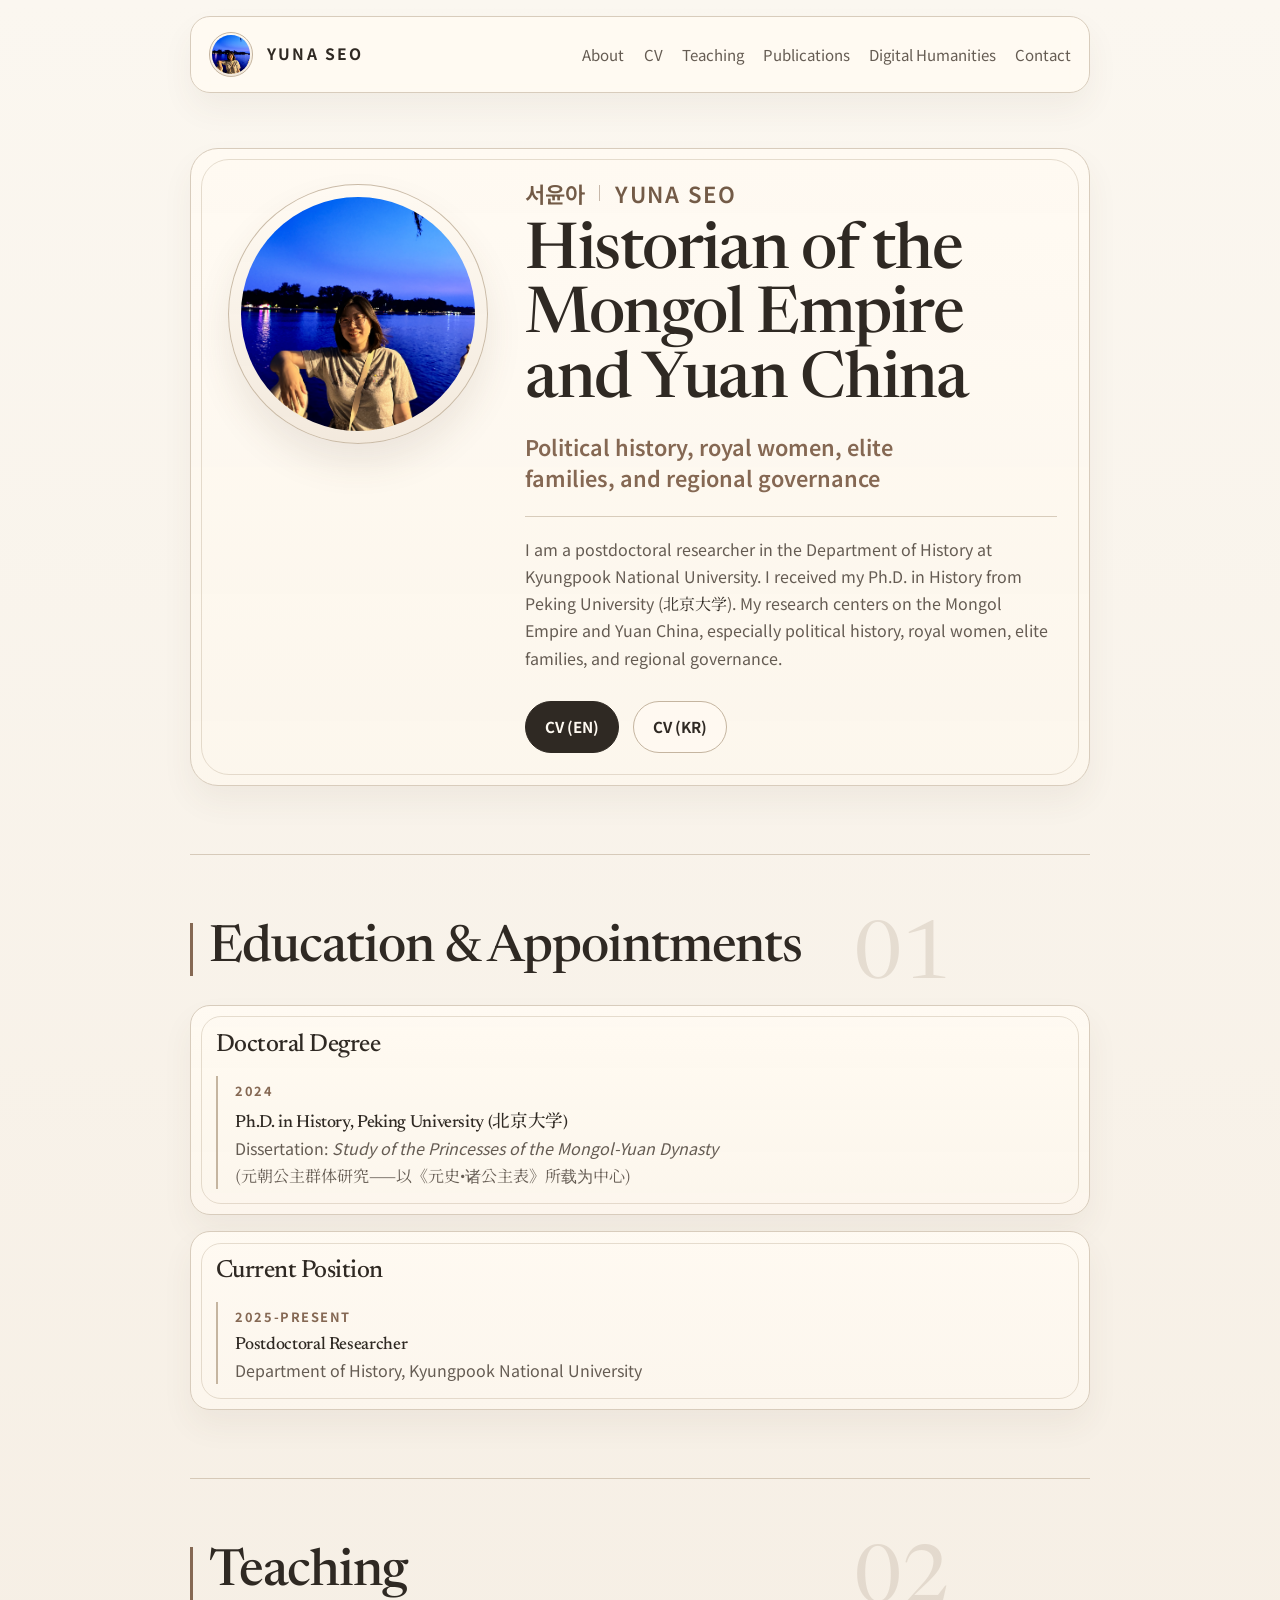
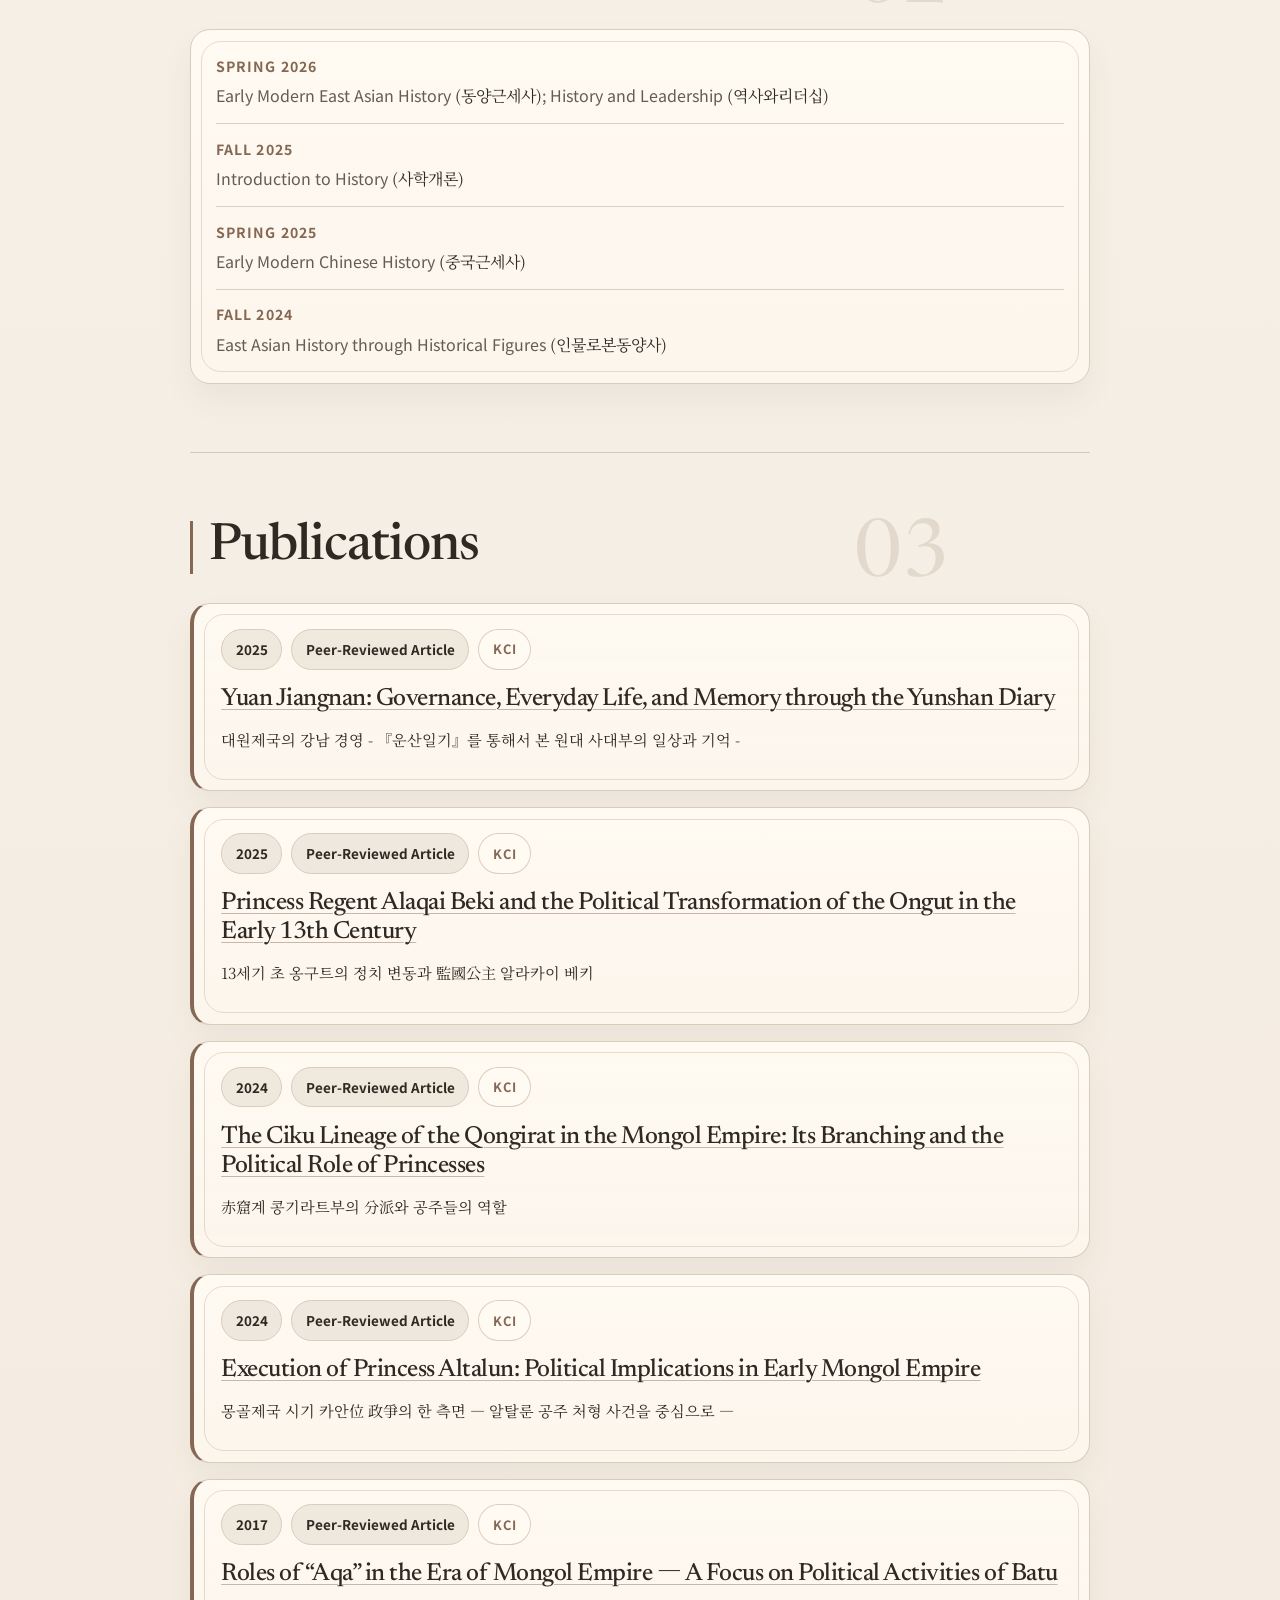
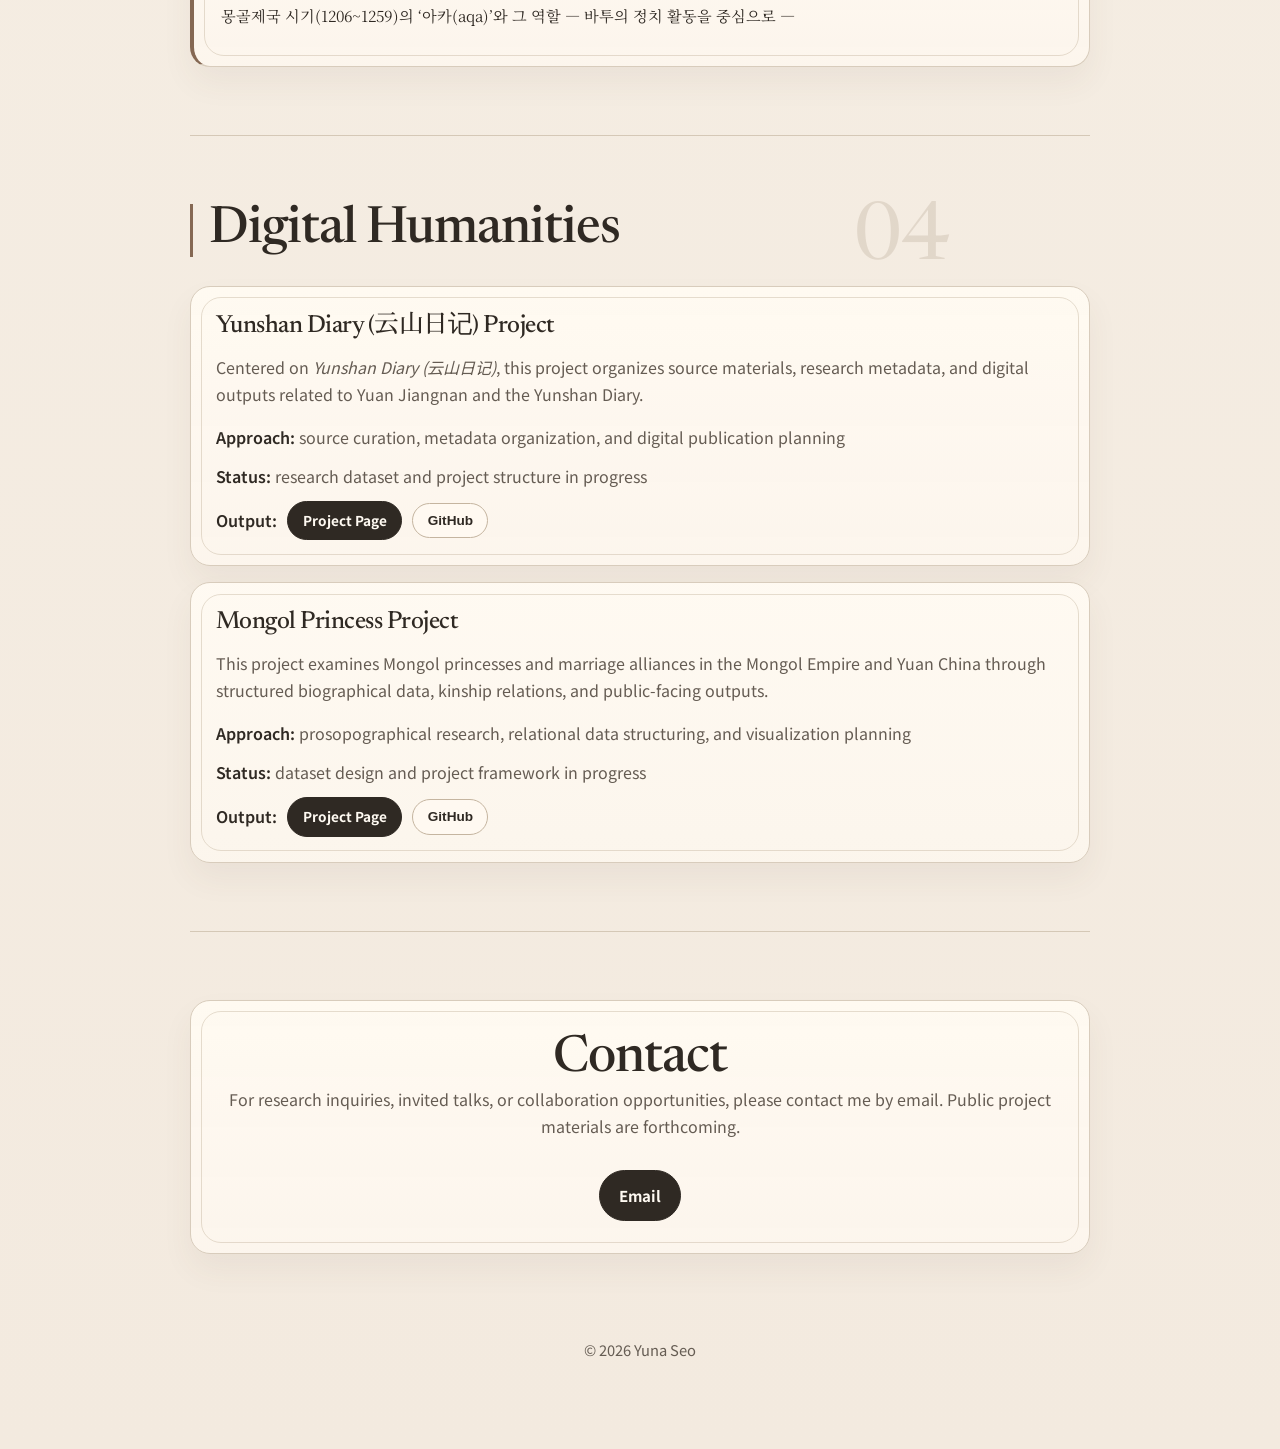
<file: index.html>
<!doctype html>
<html lang="en">
  <head>
    <meta charset="UTF-8" />
    <meta name="viewport" content="width=device-width, initial-scale=1.0" />
    <title>Yuna Seo | Historian of the Mongol Empire and Yuan China</title>
    <meta
      name="description"
      content="Yuna Seo is a postdoctoral researcher in the Department of History at Kyungpook National University. Her research centers on the Mongol Empire and Yuan China, especially political history, royal women, elite families, and regional governance."
    />
    <meta name="author" content="Yuna Seo" />
    <meta name="robots" content="index,follow,max-image-preview:large" />
    <link rel="canonical" href="https://yunaseo.com/" />
    <meta
      property="og:title"
      content="Yuna Seo | Historian of the Mongol Empire and Yuan China"
    />
    <meta
      property="og:description"
      content="Yuna Seo is a postdoctoral researcher in the Department of History at Kyungpook National University. Her research centers on the Mongol Empire and Yuan China, especially political history, royal women, elite families, and regional governance."
    />
    <meta property="og:type" content="website" />
    <meta property="og:site_name" content="Yuna Seo" />
    <meta property="og:url" content="https://yunaseo.com/" />
    <meta property="og:image" content="https://yunaseo.com/profile.jpg" />
    <meta property="og:image:alt" content="Portrait of Yuna Seo" />
    <meta name="twitter:card" content="summary_large_image" />
    <meta
      name="twitter:title"
      content="Yuna Seo | Historian of the Mongol Empire and Yuan China"
    />
    <meta
      name="twitter:description"
      content="Yuna Seo is a postdoctoral researcher in the Department of History at Kyungpook National University. Her research centers on the Mongol Empire and Yuan China, especially political history, royal women, elite families, and regional governance."
    />
    <meta name="twitter:image" content="https://yunaseo.com/profile.jpg" />
    <link rel="preconnect" href="https://fonts.googleapis.com" />
    <link rel="preconnect" href="https://fonts.gstatic.com" crossorigin />
    <link
      href="https://fonts.googleapis.com/css2?family=Newsreader:opsz,wght@6..72,400;6..72,500;6..72,600;6..72,700&family=Noto+Sans+KR:wght@400;500;700&family=Noto+Sans+SC:wght@400;500;700&family=Noto+Serif+KR:wght@400;500;600;700&family=Noto+Serif+SC:wght@400;500;600;700&family=Source+Sans+3:wght@400;500;600;700&display=swap"
      rel="stylesheet"
    />
    <link rel="stylesheet" href="styles.css" />
    <script type="application/ld+json">
      {
        "@context": "https://schema.org",
        "@type": "ProfilePage",
        "@id": "https://yunaseo.com/#profile-page",
        "url": "https://yunaseo.com/",
        "name": "Yuna Seo",
        "description": "Academic profile of Yuna Seo, historian of the Mongol Empire and Yuan China.",
        "dateModified": "2026-03-17",
        "mainEntity": {
          "@type": "Person",
          "@id": "https://yunaseo.com/#person",
          "name": "Yuna Seo",
          "alternateName": ["서윤아"],
          "url": "https://yunaseo.com/",
          "image": "https://yunaseo.com/profile.jpg",
          "jobTitle": "Postdoctoral Researcher",
          "affiliation": {
            "@type": "CollegeOrUniversity",
            "name": "Kyungpook National University"
          },
          "memberOf": {
            "@type": "Organization",
            "name": "Department of History, Kyungpook National University"
          },
          "alumniOf": {
            "@type": "CollegeOrUniversity",
            "name": "Peking University",
            "alternateName": "北京大学"
          },
          "knowsAbout": [
            "Mongol Empire",
            "Yuan China",
            "political history",
            "royal women",
            "elite families",
            "regional governance"
          ],
          "description": "Researcher of the Mongol Empire and Yuan China, especially political history, royal women, elite families, and regional governance."
        }
      }
    </script>
  </head>
  <body>
    <div class="page">
      <header class="site-header">
        <a class="brand" href="#top" aria-label="Yuna Seo home">
          <span class="brand-photo-frame" aria-hidden="true">
            <img
              class="brand-photo"
              src="profile.jpg"
              alt=""
            />
          </span>
          <span class="brand-name">YUNA SEO</span>
        </a>

        <button
          class="nav-toggle"
          type="button"
          aria-expanded="false"
          aria-controls="site-nav"
          aria-label="Toggle navigation"
        >
          <span></span>
          <span></span>
        </button>

        <nav id="site-nav" class="site-nav">
          <a href="#about">About</a>
          <a href="#cv">CV</a>
          <a href="#teaching">Teaching</a>
          <a href="#publications">Publications</a>
          <a href="#projects">Digital Humanities</a>
          <a href="#contact">Contact</a>
        </nav>
      </header>

      <main id="top">
        <section id="about" class="section hero">
          <article class="hero-main hero-profile-card">
            <div class="hero-photo-column">
              <div class="profile-photo-frame">
                <img
                  class="profile-photo"
                  src="profile.jpg"
                  alt="Portrait of Yuna Seo"
                />
              </div>
            </div>

            <div class="hero-copy">
              <p class="hero-name-line">
                <span class="hero-name-text hero-name-korean" lang="ko"
                  >&#49436;&#50980;&#50500;</span
                >
                <span class="hero-name-divider" aria-hidden="true"></span>
                <span class="hero-name-text hero-name-english">YUNA SEO</span>
              </p>
              <h1>Historian of the Mongol Empire and Yuan China</h1>
              <p class="hero-subtitle">
                Political history, royal women, elite families, and regional
                governance
              </p>

              <div class="hero-summary">
                <p>
                  I am a postdoctoral researcher in the Department of History
                  at Kyungpook National University. I received my Ph.D. in
                  History from Peking University
                  (<span class="inline-original-title"
                    >&#21271;&#20140;&#22823;&#23398;</span
                  >). My research centers on the Mongol Empire and Yuan China,
                  especially political history, royal women, elite families,
                  and regional governance.
                </p>
              </div>

              <div class="hero-actions">
                <a
                  class="button button-primary"
                  href="SEO_YUNA_CV(EN).pdf"
                  target="_blank"
                  rel="noreferrer"
                >
                  CV (EN)
                </a>
                <a
                  class="button button-secondary"
                  href="SEO_YUNA_CV(KR).pdf"
                  target="_blank"
                  rel="noreferrer"
                >
                  CV (KR)
                </a>
              </div>
            </div>
          </article>
        </section>

        <section id="cv" class="section">
          <div class="section-heading">
            <h2>Education &amp; Appointments</h2>
          </div>

          <div class="two-column-grid">
            <article class="content-card">
              <h3>Doctoral Degree</h3>
              <div class="timeline">
                <div class="timeline-item">
                  <span class="timeline-label">2024</span>
                  <h4>
                    Ph.D. in History, Peking University
                    (<span class="inline-original-title"
                      >&#21271;&#20140;&#22823;&#23398;</span
                    >)
                  </h4>
                  <p>
                    Dissertation:
                    <em>Study of the Princesses of the Mongol-Yuan Dynasty</em>
                  </p>
                  <p class="original-title">
                    (&#20803;&#26397;&#20844;&#20027;&#32676;&#20307;&#30740;&#31350;&#8212;&#8212;&#20197;&#12298;&#20803;&#21490;&#8226;&#35832;&#20844;&#20027;&#34920;&#12299;&#25152;&#36733;&#20026;&#20013;&#24515;)
                  </p>
                </div>
              </div>
            </article>

            <article class="content-card">
              <h3>Current Position</h3>
              <div class="timeline">
                <div class="timeline-item">
                  <span class="timeline-label">2025-Present</span>
                  <h4>Postdoctoral Researcher</h4>
                  <p>Department of History, Kyungpook National University</p>
                </div>
              </div>
            </article>
          </div>
        </section>

        <section id="teaching" class="section">
          <div class="section-heading">
            <h2>Teaching</h2>
          </div>

          <article class="content-card">
            <ul class="detail-list teaching-list">
              <li>
                <span class="teaching-term">Spring 2026</span>
                <span class="teaching-entry"
                  >Early Modern East Asian History
                  <span class="inline-original-title"
                    >(&#46041;&#50577;&#44540;&#49464;&#49324;)</span
                  >; History and Leadership
                  <span class="inline-original-title"
                    >(&#50669;&#49324;&#50752;&#47532;&#45908;&#49901;)</span
                  ></span
                >
              </li>
              <li>
                <span class="teaching-term">Fall 2025</span>
                <span class="teaching-entry"
                  >Introduction to History
                  <span class="inline-original-title"
                    >(&#49324;&#54617;&#44060;&#47200;)</span
                  ></span
                >
              </li>
              <li>
                <span class="teaching-term">Spring 2025</span>
                <span class="teaching-entry"
                  >Early Modern Chinese History
                  <span class="inline-original-title"
                    >(&#51473;&#44397;&#44540;&#49464;&#49324;)</span
                  ></span
                >
              </li>
              <li>
                <span class="teaching-term">Fall 2024</span>
                <span class="teaching-entry"
                  >East Asian History through Historical Figures
                  <span class="inline-original-title"
                    >(&#51064;&#47932;&#47196;&#48376;&#46041;&#50577;&#49324;)</span
                  ></span
                >
              </li>
            </ul>
          </article>
        </section>

        <section id="publications" class="section">
          <div class="section-heading">
            <h2>Publications</h2>
          </div>

          <div class="publication-layout">
            <ol class="publication-list">
              <li class="publication-item">
                <div class="publication-top">
                  <span class="publication-year">2025</span>
                  <span class="publication-type">Peer-Reviewed Article</span>
                  <span class="publication-source">KCI</span>
                </div>
                <h3>
                  <a
                    class="publication-title-link"
                    href="https://www.kci.go.kr/kciportal/ci/sereArticleSearch/ciSereArtiView.kci?sereArticleSearchBean.artiId=ART003243885"
                    target="_blank"
                    rel="noreferrer"
                  >
                    Yuan Jiangnan: Governance, Everyday Life, and Memory through
                    the Yunshan Diary
                  </a>
                </h3>
                <p class="original-title">
                  &#45824;&#50896;&#51228;&#44397;&#51032; &#44053;&#45224;
                  &#44221;&#50689; - &#12302;&#50868;&#49328;&#51068;&#44592;&#12303;&#47484;
                  &#53685;&#54644;&#49436; &#48376; &#50896;&#45824;
                  &#49324;&#45824;&#48512;&#51032; &#51068;&#49345;&#44284;
                  &#44592;&#50613; -
                </p>
              </li>

              <li class="publication-item">
                <div class="publication-top">
                  <span class="publication-year">2025</span>
                  <span class="publication-type">Peer-Reviewed Article</span>
                  <span class="publication-source">KCI</span>
                </div>
                <h3>
                  <a
                    class="publication-title-link"
                    href="https://www.kci.go.kr/kciportal/ci/sereArticleSearch/ciSereArtiView.kci?sereArticleSearchBean.artiId=ART003199250"
                    target="_blank"
                    rel="noreferrer"
                  >
                    Princess Regent Alaqai Beki and the Political Transformation
                    of the Ongut in the Early 13th Century
                  </a>
                </h3>
                <p class="original-title">
                  13&#49464;&#44592; &#52488; &#50745;&#44396;&#53944;&#51032;
                  &#51221;&#52824; &#48320;&#46041;&#44284; &#30435;&#22283;&#20844;&#20027;
                  &#50508;&#46972;&#52852;&#51060; &#48288;&#53412;
                </p>
              </li>

              <li class="publication-item">
                <div class="publication-top">
                  <span class="publication-year">2024</span>
                  <span class="publication-type">Peer-Reviewed Article</span>
                  <span class="publication-source">KCI</span>
                </div>
                <h3>
                  <a
                    class="publication-title-link"
                    href="https://www.kci.go.kr/kciportal/ci/sereArticleSearch/ciSereArtiView.kci?sereArticleSearchBean.artiId=ART003133486"
                    target="_blank"
                    rel="noreferrer"
                  >
                    The Ciku Lineage of the Qongirat in the Mongol Empire: Its
                    Branching and the Political Role of Princesses
                  </a>
                </h3>
                <p class="original-title">
                  &#36196;&#31391;&#44228; &#53097;&#44592;&#46972;&#53944;&#48512;&#51032;
                  &#20998;&#27966;&#50752; &#44277;&#51452;&#46308;&#51032;
                  &#50669;&#54624;
                </p>
              </li>

              <li class="publication-item">
                <div class="publication-top">
                  <span class="publication-year">2024</span>
                  <span class="publication-type">Peer-Reviewed Article</span>
                  <span class="publication-source">KCI</span>
                </div>
                <h3>
                  <a
                    class="publication-title-link"
                    href="https://www.kci.go.kr/kciportal/ci/sereArticleSearch/ciSereArtiView.kci?sereArticleSearchBean.artiId=ART003128824"
                    target="_blank"
                    rel="noreferrer"
                  >
                    Execution of Princess Altalun: Political Implications in
                    Early Mongol Empire
                  </a>
                </h3>
                <p class="original-title">
                  &#47805;&#44264;&#51228;&#44397; &#49884;&#44592;
                  &#52852;&#50504;&#20301; &#25919;&#29229;&#51032; &#54620;
                  &#52769;&#47732; &#8213; &#50508;&#53448;&#47340;
                  &#44277;&#51452; &#52376;&#54805; &#49324;&#44148;&#51012;
                  &#51473;&#49900;&#51004;&#47196; &#8213;
                </p>
              </li>

              <li class="publication-item">
                <div class="publication-top">
                  <span class="publication-year">2017</span>
                  <span class="publication-type">Peer-Reviewed Article</span>
                  <span class="publication-source">KCI</span>
                </div>
                <h3>
                  <a
                    class="publication-title-link"
                    href="https://doi.org/10.29174/cas.2017.22.1.002"
                    target="_blank"
                    rel="noreferrer"
                  >
                    Roles of &ldquo;Aqa&rdquo; in the Era of Mongol Empire
                    &#8213; A Focus on Political Activities of Batu
                  </a>
                </h3>
                <p class="original-title">
                  &#47805;&#44264;&#51228;&#44397; &#49884;&#44592;(1206~1259)&#51032;
                  &#8216;&#50500;&#52852;(aqa)&#8217;&#50752; &#44536;
                  &#50669;&#54624; &#8213; &#48148;&#53804;&#51032;
                  &#51221;&#52824; &#54876;&#46041;&#51012;
                  &#51473;&#49900;&#51004;&#47196; &#8213;
                </p>
              </li>
            </ol>
          </div>
        </section>

        <section id="projects" class="section">
          <div class="section-heading">
            <h2>Digital Humanities</h2>
          </div>

          <div class="projects-grid">
            <article class="content-card">
              <h3>
                Yunshan Diary (&#20113;&#23665;&#26085;&#35760;) Project
              </h3>
              <p>
                Centered on
                <em>Yunshan Diary (&#20113;&#23665;&#26085;&#35760;)</em>, this
                project organizes source materials, research metadata, and
                digital outputs related to Yuan Jiangnan and the Yunshan Diary.
              </p>
              <ul class="plain-list project-meta">
                <li>
                  <strong>Approach:</strong> source curation, metadata
                  organization, and digital publication planning
                </li>
                <li>
                  <strong>Status:</strong> research dataset and project
                  structure in progress
                </li>
                <li class="project-output">
                  <strong>Output:</strong>
                  <a
                    class="button button-primary project-link-button"
                    href="notes/yunshan-diary.html"
                  >
                    Project Page
                  </a>
                  <button
                    class="button button-secondary project-link-button coming-soon-button"
                    type="button"
                    data-coming-soon-button
                  >
                    GitHub
                  </button>
                  <span class="coming-soon-note" aria-live="polite"></span>
                </li>
              </ul>
            </article>

            <article class="content-card">
              <h3>Mongol Princess Project</h3>
              <p>
                This project examines Mongol princesses and marriage alliances
                in the Mongol Empire and Yuan China through structured
                biographical data, kinship relations, and public-facing
                outputs.
              </p>
              <ul class="plain-list project-meta">
                <li>
                  <strong>Approach:</strong> prosopographical research,
                  relational data structuring, and visualization planning
                </li>
                <li>
                  <strong>Status:</strong> dataset design and project framework
                  in progress
                </li>
                <li class="project-output">
                  <strong>Output:</strong>
                  <a
                    class="button button-primary project-link-button"
                    href="notes/mongol-princess.html"
                  >
                    Project Page
                  </a>
                  <button
                    class="button button-secondary project-link-button coming-soon-button"
                    type="button"
                    data-coming-soon-button
                  >
                    GitHub
                  </button>
                  <span class="coming-soon-note" aria-live="polite"></span>
                </li>
              </ul>
            </article>
          </div>
        </section>

        <section id="contact" class="section">
          <div class="contact-card">
            <h2>Contact</h2>
            <p>
              For research inquiries, invited talks, or collaboration
              opportunities, please contact me by email. Public project
              materials are forthcoming.
            </p>
            <div class="contact-links">
              <a class="button button-primary" href="mailto:syuna1015@naver.com">
                Email
              </a>
            </div>
          </div>
        </section>
      </main>

      <footer class="site-footer">
        <p>&copy; <span id="year"></span> Yuna Seo</p>
      </footer>
    </div>

    <script src="script.js"></script>
  </body>
</html>
</file>
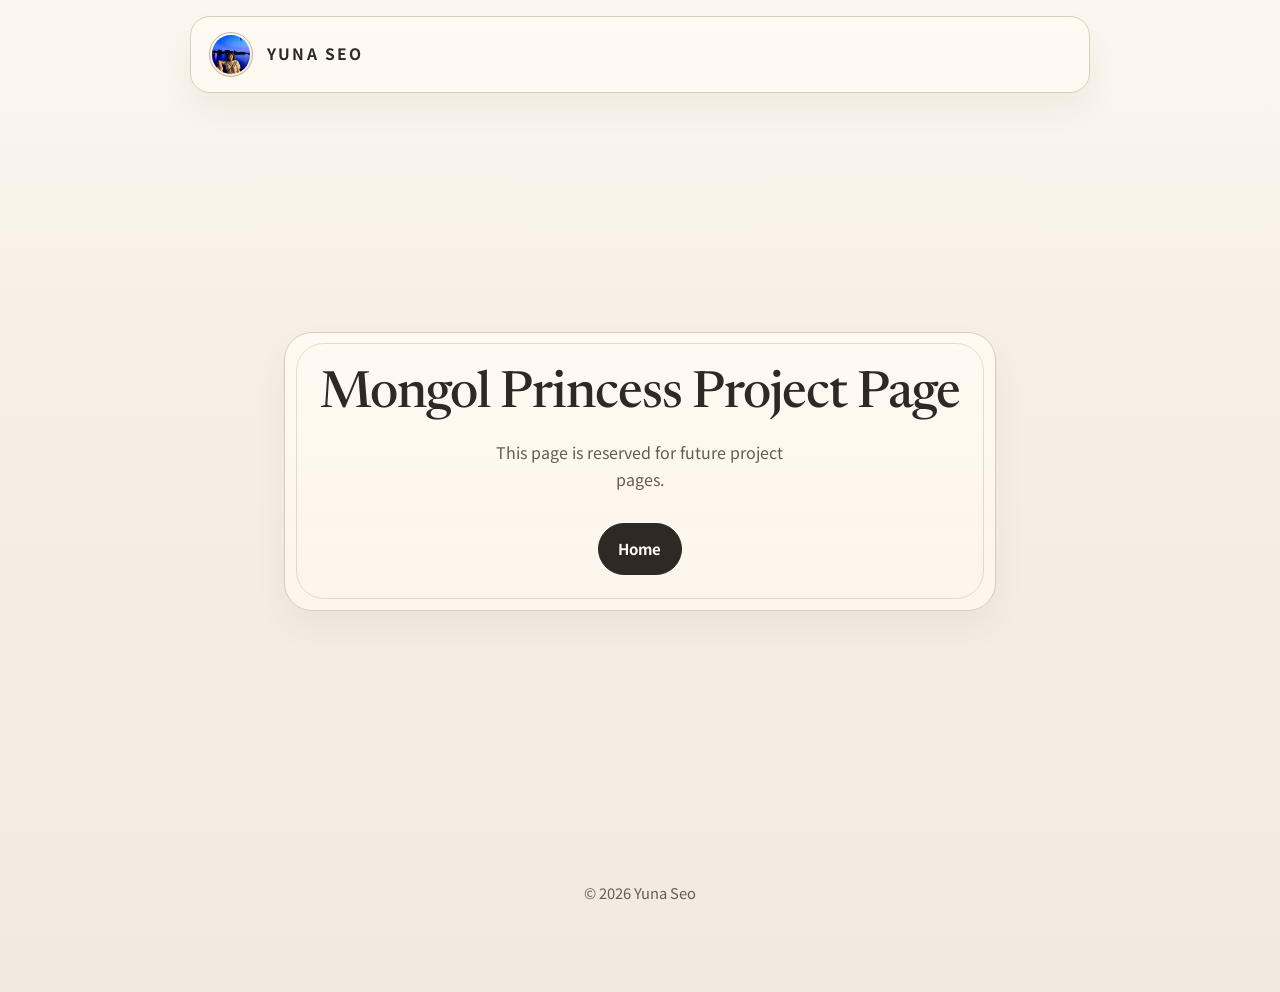
<file: notes/mongol-princess.html>
<!doctype html>
<html lang="en">
  <head>
    <meta charset="UTF-8" />
    <meta name="viewport" content="width=device-width, initial-scale=1.0" />
    <title>Mongol Princess Project Page | Yuna Seo</title>
    <link
      rel="canonical"
      href="https://yunaseo.com/notes/mongol-princess.html"
    />
    <link rel="preconnect" href="https://fonts.googleapis.com" />
    <link rel="preconnect" href="https://fonts.gstatic.com" crossorigin />
    <link
      href="https://fonts.googleapis.com/css2?family=Newsreader:opsz,wght@6..72,400;6..72,500;6..72,600;6..72,700&family=Noto+Sans+KR:wght@400;500;700&family=Noto+Sans+SC:wght@400;500;700&family=Noto+Serif+KR:wght@400;500;600;700&family=Noto+Serif+SC:wght@400;500;600;700&family=Source+Sans+3:wght@400;500;600;700&display=swap"
      rel="stylesheet"
    />
    <link rel="stylesheet" href="../styles.css" />
  </head>
  <body>
    <div class="page">
      <header class="site-header">
        <a class="brand" href="../index.html" aria-label="Return to Yuna Seo homepage">
          <span class="brand-photo-frame" aria-hidden="true">
            <img class="brand-photo" src="../profile.jpg" alt="" />
          </span>
          <span class="brand-name">YUNA SEO</span>
        </a>
      </header>

      <main class="note-page">
        <article class="note-shell">
          <h1>Mongol Princess Project Page</h1>
          <p>This page is reserved for future project pages.</p>
          <div class="hero-actions">
            <a class="button button-primary" href="../index.html">
              Home
            </a>
          </div>
        </article>
      </main>

      <footer class="site-footer">
        <p>&copy; <span id="year"></span> Yuna Seo</p>
      </footer>
    </div>

    <script src="../script.js"></script>
  </body>
</html>
</file>
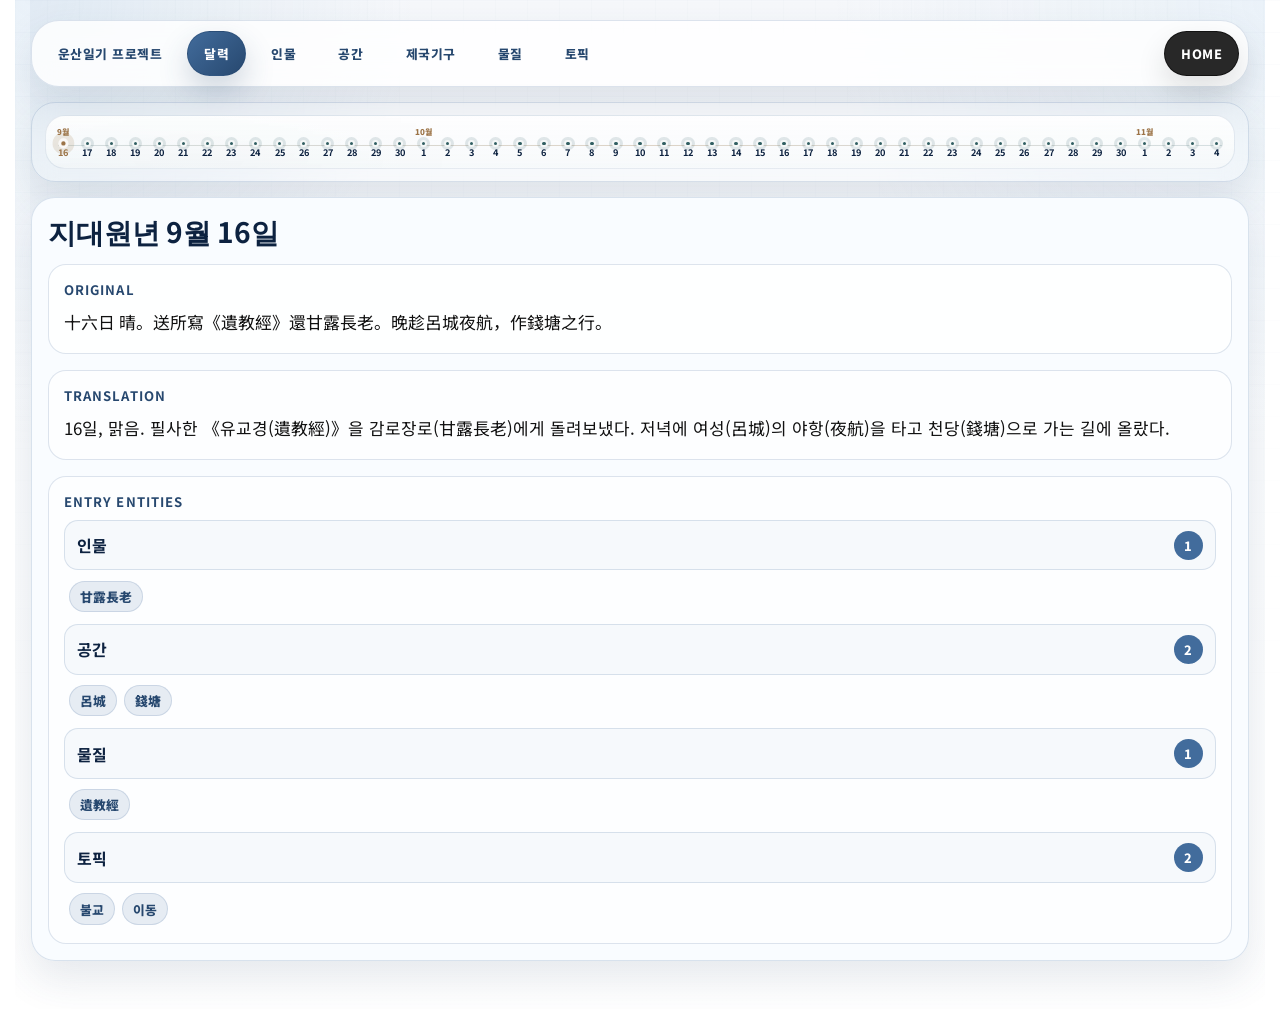
<file: notes/yunshan-calendar.html>
﻿<!doctype html>
<html lang="ko">
<head>
  <meta charset="utf-8">
  <meta name="viewport" content="width=device-width, initial-scale=1">
  <title>운산일기 달력 | Yuna Seo</title>
  <link rel="preconnect" href="https://fonts.googleapis.com">
  <link rel="preconnect" href="https://fonts.gstatic.com" crossorigin>
  <link
    href="https://fonts.googleapis.com/css2?family=Noto+Sans+KR:wght@400;500;600;700;800&family=Noto+Sans+SC:wght@400;500;600;700;800&display=swap"
    rel="stylesheet">
  <link rel="stylesheet" href="./yunshan-diary.css">
</head>
<body data-yunshan-page="calendar">
  <div class="page-shell" data-yunshan-app>
    <nav class="page-topbar" aria-label="주요 페이지">
      <div class="page-nav-links">
        <a class="topbar-link" href="./yunshan-diary.html">운산일기 프로젝트</a>
        <a class="topbar-link is-current" href="./yunshan-calendar.html" aria-current="page">달력</a>
        <a class="topbar-link" href="./yunshan-people.html">인물</a>
        <a class="topbar-link" href="./yunshan-places.html">공간</a>
        <a class="topbar-link" href="./yunshan-institutions.html">제국기구</a>
        <a class="topbar-link" href="./yunshan-materials.html">물질</a>
        <a class="topbar-link" href="./yunshan-topics.html">토픽</a>
      </div>
      <a class="topbar-link topbar-home" href="../index.html">HOME</a>
    </nav>
    <section class="feature-section">
      <div class="reader-layout">
        <article class="panel calendar-panel">
          <div id="calendar-years" class="calendar-years"></div>
        </article>

        <article class="panel detail-panel">
          <div id="entry-reader">
            <p class="reader-empty">날짜를 선택하면 원문과 번역이 표시됩니다.</p>
          </div>
        </article>
      </div>
    </section>
  </div>

  <script src="../data/yunshan/portal-data.js"></script>
  <script src="./yunshan-diary.js"></script>
</body>
</html>
</file>
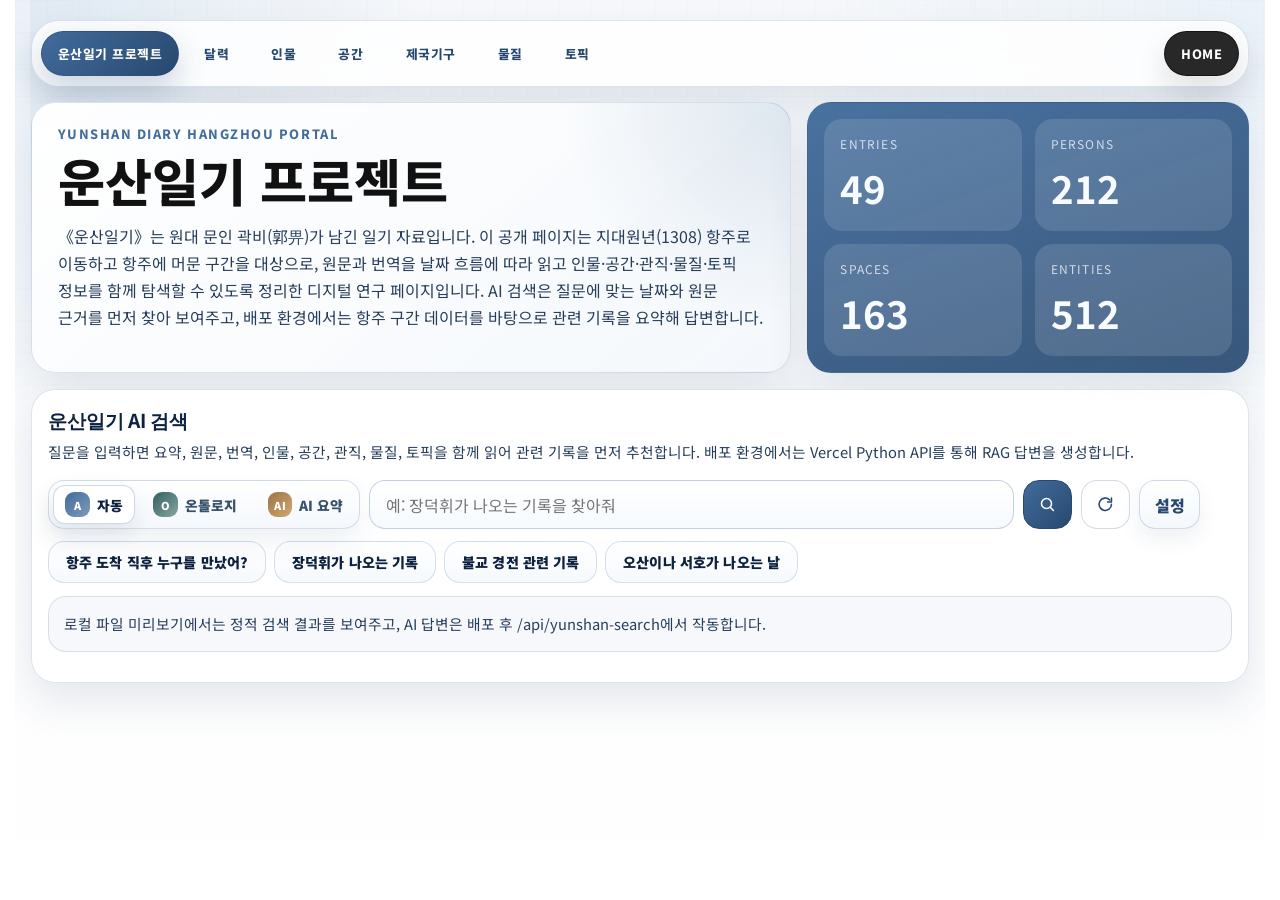
<file: notes/yunshan-diary.html>
﻿<!doctype html>
<html lang="ko">
<head>
  <meta charset="utf-8">
  <meta name="viewport" content="width=device-width, initial-scale=1">
  <title>운산일기 프로젝트 | Yuna Seo</title>
  <link rel="canonical" href="https://yunaseo.com/notes/yunshan-diary.html">
  <link rel="preconnect" href="https://fonts.googleapis.com">
  <link rel="preconnect" href="https://fonts.gstatic.com" crossorigin>
  <link
    href="https://fonts.googleapis.com/css2?family=Noto+Sans+KR:wght@400;500;600;700;800&family=Noto+Sans+SC:wght@400;500;600;700;800&display=swap"
    rel="stylesheet">
  <link rel="stylesheet" href="./yunshan-diary.css">
</head>
<body data-yunshan-page="home">
  <div class="page-shell" data-yunshan-app>
    <nav class="page-topbar" aria-label="주요 페이지">
      <div class="page-nav-links">
        <a class="topbar-link is-current" href="./yunshan-diary.html" aria-current="page">운산일기 프로젝트</a>
        <a class="topbar-link" href="./yunshan-calendar.html">달력</a>
        <a class="topbar-link" href="./yunshan-people.html">인물</a>
        <a class="topbar-link" href="./yunshan-places.html">공간</a>
        <a class="topbar-link" href="./yunshan-institutions.html">제국기구</a>
        <a class="topbar-link" href="./yunshan-materials.html">물질</a>
        <a class="topbar-link" href="./yunshan-topics.html">토픽</a>
      </div>
      <a class="topbar-link topbar-home" href="../index.html">HOME</a>
    </nav>

    <header class="hero">
      <div class="hero-copy">
        <p class="eyebrow">Yunshan Diary Hangzhou Portal</p>
        <h1>운산일기 프로젝트</h1>
        <p class="hero-text">
          《운산일기》는 원대 문인 곽비(郭畀)가 남긴 일기 자료입니다. 이 공개 페이지는
          지대원년(1308) 항주로 이동하고 항주에 머문 구간을 대상으로, 원문과 번역을
          날짜 흐름에 따라 읽고 인물·공간·관직·물질·토픽 정보를 함께 탐색할 수 있도록
          정리한 디지털 연구 페이지입니다. AI 검색은 질문에 맞는 날짜와 원문 근거를
          먼저 찾아 보여주고, 배포 환경에서는 항주 구간 데이터를 바탕으로 관련 기록을
          요약해 답변합니다.
        </p>
      </div>
      <div class="hero-stats" id="yunshan-stats" aria-label="데이터 요약">
        <div class="stat-card">
          <span class="stat-label">Entries</span>
          <strong id="entries-total">-</strong>
        </div>
        <div class="stat-card">
          <span class="stat-label">Persons</span>
          <strong id="people-total">-</strong>
        </div>
        <div class="stat-card">
          <span class="stat-label">Spaces</span>
          <strong id="places-total">-</strong>
        </div>
        <div class="stat-card">
          <span class="stat-label">Entities</span>
          <strong id="entities-total">-</strong>
        </div>
      </div>
    </header>

    <section class="search-section">
      <article class="panel service-panel search-panel">
        <div class="panel-head">
          <h2>운산일기 AI 검색</h2>
          <p>
            질문을 입력하면 요약, 원문, 번역, 인물, 공간, 관직, 물질, 토픽을 함께 읽어
            관련 기록을 먼저 추천합니다. 배포 환경에서는 Vercel Python API를 통해
            RAG 답변을 생성합니다.
          </p>
        </div>
        <form class="yunshan-search-console" id="yunshan-search-form">
          <div class="yunshan-search-group">
            <div class="yunshan-search-mode-bar" role="group" aria-label="검색 모드 선택">
              <button class="search-mode-pill is-selected" type="button" data-search-mode="auto">
                <span class="search-mode-mark search-mode-mark-auto" aria-hidden="true">A</span>
                <span>자동</span>
              </button>
              <button class="search-mode-pill" type="button" data-search-mode="ontology">
                <span class="search-mode-mark search-mode-mark-ontology" aria-hidden="true">O</span>
                <span>온톨로지</span>
              </button>
              <button class="search-mode-pill" type="button" data-search-mode="ai">
                <span class="search-mode-mark search-mode-mark-ai" aria-hidden="true">AI</span>
                <span>AI 요약</span>
              </button>
            </div>

            <label class="yunshan-search-wrap">
              <span class="sr-only">검색 질문</span>
              <input
                id="yunshan-query"
                type="search"
                autocomplete="off"
                placeholder="예: 장덕휘가 나오는 기록을 찾아줘">
            </label>

            <button class="yunshan-search-button" type="submit" aria-label="검색" title="검색">
              <svg viewBox="0 0 24 24" aria-hidden="true">
                <circle cx="11" cy="11" r="6.5"></circle>
                <path d="M16 16l4 4"></path>
              </svg>
              <span class="sr-only">검색</span>
            </button>
            <button
              class="yunshan-search-button yunshan-search-reset"
              id="yunshan-search-reset"
              type="button"
              aria-label="검색 초기화"
              title="검색 초기화"
              hidden>
              <svg viewBox="0 0 24 24" aria-hidden="true">
                <path d="M20 12a8 8 0 1 1-2.34-5.66"></path>
                <path d="M20 4v5h-5"></path>
              </svg>
              <span class="sr-only">검색 초기화</span>
            </button>
            <button
              class="yunshan-settings-toggle"
              id="yunshan-search-settings-toggle"
              type="button"
              aria-expanded="false"
              aria-controls="yunshan-search-settings"
              title="검색 설정">
              설정
            </button>
          </div>

          <section id="yunshan-search-settings" class="yunshan-search-settings is-hidden" aria-label="검색 설정">
            <div>
              <strong>검색 방식</strong>
              <p>자동은 온톨로지로 근거를 먼저 찾고, 서버에 AI 키가 있으면 선택 모델로 요약합니다.</p>
            </div>
            <label class="yunshan-model-field" for="yunshan-model-select">
              <span>AI 모델</span>
              <select id="yunshan-model-select">
                <option value="claude-sonnet-4-6">claude-sonnet-4-6</option>
                <option value="gemini-3.1-flash-lite-preview">gemini-3.1-flash-lite-preview</option>
                <option value="gemini-3.1-pro-preview">gemini-3.1-pro-preview</option>
              </select>
            </label>
          </section>
        </form>
        <div class="example-row" aria-label="예시 질문">
          <button type="button" data-example="항주 도착 직후 누구를 만났어?">항주 도착 직후 누구를 만났어?</button>
          <button type="button" data-example="장덕휘가 나오는 기록">장덕휘가 나오는 기록</button>
          <button type="button" data-example="불교 경전 관련 기록">불교 경전 관련 기록</button>
          <button type="button" data-example="오산이나 서호가 나오는 날">오산이나 서호가 나오는 날</button>
        </div>
        <div id="yunshan-ai-box" class="ai-search-note">
          로컬 파일 미리보기에서는 정적 검색 결과를 보여주고,
          AI 답변은 배포 후 <code>/api/yunshan-search</code>에서 작동합니다.
        </div>
        <div id="yunshan-search-results" class="analysis-stack"></div>
      </article>
    </section>
  </div>

  <script src="../data/yunshan/portal-data.js"></script>
  <script src="./yunshan-diary.js"></script>
</body>
</html>
</file>
<file: styles.css>
:root {
  --bg: #f6efe5;
  --bg-soft: #fbf6ef;
  --panel: #fffaf2;
  --panel-strong: #f2e8db;
  --line: #d8ccbc;
  --line-strong: #c5b5a0;
  --ink: #2f2923;
  --muted: #655c53;
  --accent: #856853;
  --accent-soft: rgba(133, 104, 83, 0.12);
  --shadow: 0 16px 32px rgba(84, 66, 50, 0.06);
  --radius-lg: 28px;
  --radius-md: 20px;
  --max-width: 900px;
}

*,
*::before,
*::after {
  box-sizing: border-box;
}

html {
  scroll-behavior: smooth;
}

body {
  margin: 0;
  min-width: 320px;
  color: var(--ink);
  font-family: "Source Sans 3", "Noto Sans KR", "Noto Sans SC", sans-serif;
  line-height: 1.7;
  background:
    linear-gradient(180deg, #fbf7f0 0%, var(--bg) 36%, #f3eadf 100%),
    repeating-linear-gradient(
      90deg,
      transparent 0 95px,
      rgba(133, 104, 83, 0.028) 95px 96px
    );
}

a {
  color: inherit;
  text-decoration: none;
}

button,
a {
  -webkit-tap-highlight-color: transparent;
}

.page {
  width: min(calc(100% - 2rem), var(--max-width));
  margin: 0 auto;
  padding-bottom: 2rem;
}

.site-header {
  position: sticky;
  top: 1rem;
  z-index: 10;
  display: flex;
  align-items: center;
  justify-content: space-between;
  gap: 1rem;
  margin-top: 1rem;
  padding: 0.95rem 1.1rem;
  background: rgba(255, 250, 242, 0.94);
  border: 1px solid var(--line);
  border-radius: 20px;
  box-shadow: var(--shadow);
  backdrop-filter: blur(8px);
}

.brand {
  display: inline-flex;
  align-items: center;
  gap: 0.85rem;
  font-weight: 700;
  letter-spacing: 0.02em;
}

.brand-photo-frame {
  display: inline-flex;
  align-items: center;
  justify-content: center;
  width: 2.8rem;
  height: 2.8rem;
  padding: 0.14rem;
  border-radius: 50%;
  border: 1px solid var(--line-strong);
  background: linear-gradient(180deg, var(--panel), var(--panel-strong));
  overflow: hidden;
}

.brand-photo {
  width: 100%;
  height: 100%;
  border-radius: 50%;
  object-fit: cover;
  object-position: 50% 58%;
}

.brand-name {
  font-size: 0.98rem;
  font-weight: 700;
  letter-spacing: 0.14em;
}

.site-nav {
  display: inline-flex;
  align-items: center;
  gap: 1.2rem;
  color: var(--muted);
  font-size: 0.94rem;
}

.site-nav a {
  position: relative;
}

.site-nav a::after {
  content: "";
  position: absolute;
  left: 0;
  bottom: -0.28rem;
  width: 100%;
  height: 1px;
  background: currentColor;
  transform: scaleX(0);
  transform-origin: left;
  transition: transform 160ms ease;
}

.site-nav a:hover,
.site-nav a:focus-visible {
  color: var(--ink);
}

.site-nav a:hover::after,
.site-nav a:focus-visible::after {
  transform: scaleX(1);
}

.nav-toggle {
  position: relative;
  display: none;
  align-items: center;
  justify-content: center;
  width: 2.8rem;
  height: 2.8rem;
  border: 1px solid var(--line);
  border-radius: 50%;
  background: var(--panel);
  cursor: pointer;
}

.nav-toggle span {
  position: absolute;
  width: 1rem;
  height: 2px;
  background: var(--ink);
  border-radius: 999px;
  transition: transform 160ms ease;
}

.nav-toggle span:first-child {
  transform: translateY(-4px);
}

.nav-toggle span:last-child {
  transform: translateY(4px);
}

.nav-toggle[aria-expanded="true"] span:first-child {
  transform: rotate(45deg);
}

.nav-toggle[aria-expanded="true"] span:last-child {
  transform: rotate(-45deg);
}

main {
  counter-reset: section;
}

.section {
  position: relative;
  padding: 4.25rem 0;
}

.section + .section {
  border-top: 1px solid rgba(197, 181, 160, 0.65);
}

.hero {
  display: grid;
  gap: 1rem;
  padding-top: 3.4rem;
}

.hero-profile-card {
  display: grid;
  grid-template-columns: minmax(220px, 270px) minmax(0, 1fr);
  gap: 2rem;
  align-items: start;
}

.hero-photo-column {
  display: flex;
  justify-content: center;
  align-items: flex-start;
  padding-top: 0.2rem;
}

.profile-photo-frame {
  width: min(100%, 260px);
  aspect-ratio: 1;
  padding: 0.75rem;
  border-radius: 50%;
  border: 1px solid rgba(197, 181, 160, 0.9);
  background: linear-gradient(180deg, rgba(255, 250, 242, 0.96), rgba(242, 232, 219, 0.94));
  box-shadow: 0 20px 36px rgba(84, 66, 50, 0.1);
}

.profile-photo {
  display: block;
  width: 100%;
  height: 100%;
  border-radius: 50%;
  object-fit: cover;
  object-position: 50% 58%;
}

.hero-copy {
  min-width: 0;
}

.hero-main,
.info-card,
.content-card,
.publication-item,
.contact-card {
  position: relative;
  overflow: hidden;
  padding: 1.55rem;
  background: linear-gradient(180deg, rgba(255, 250, 242, 0.98), rgba(252, 246, 237, 0.96));
  border: 1px solid var(--line);
  border-radius: var(--radius-md);
  box-shadow: var(--shadow);
}

.hero-main {
  padding: 2rem;
  border-radius: var(--radius-lg);
}

.hero-main::before,
.info-card::before,
.content-card::before,
.publication-item::before,
.contact-card::before {
  content: "";
  position: absolute;
  inset: 0.65rem;
  border: 1px solid rgba(197, 181, 160, 0.45);
  border-radius: inherit;
  pointer-events: none;
}

.hero-side,
.publication-list,
.content-grid,
.two-column-grid,
.projects-grid,
.publication-layout {
  display: grid;
  gap: 1rem;
  grid-template-columns: 1fr;
}

.eyebrow {
  display: inline-flex;
  align-items: center;
  gap: 0.5rem;
  margin: 0 0 1rem;
  color: var(--accent);
  font-size: 0.78rem;
  font-weight: 700;
  letter-spacing: 0.18em;
  text-transform: uppercase;
}

.eyebrow::before {
  content: "";
  width: 1.8rem;
  height: 1px;
  background: currentColor;
}

.hero h1,
.section-heading h2,
.info-card h2,
.contact-card h2,
.content-card h3,
.publication-item h3,
.timeline-item h4 {
  margin: 0;
  font-family: "Newsreader", "Noto Serif KR", "Noto Serif SC", serif;
  font-weight: 500;
  letter-spacing: -0.02em;
}

.hero h1 {
  max-width: none;
  font-size: clamp(2.8rem, 5vw, 4.85rem);
  line-height: 1.01;
}

.hero-subtitle {
  max-width: 34ch;
  margin: 1rem 0 0;
  color: var(--accent);
  font-size: clamp(1.08rem, 2vw, 1.35rem);
  font-weight: 600;
  line-height: 1.45;
}

.hero-name-line {
  display: inline-flex;
  align-items: center;
  gap: 0.9rem;
  margin: 0 0 1rem;
  flex-wrap: nowrap;
}

.hero-name-text {
  color: #735b47;
  font-size: clamp(1.18rem, 1.8vw, 1.38rem);
  font-weight: 600;
  line-height: 1.1;
}

.hero-name-korean {
  font-family: "Noto Sans KR", "Source Sans 3", sans-serif;
  letter-spacing: 0;
}

.hero-name-english {
  font-family: "Source Sans 3", "Noto Sans KR", sans-serif;
  letter-spacing: 0.08em;
}

.hero-name-divider {
  width: 1px;
  height: 1rem;
  background: rgba(133, 104, 83, 0.45);
}

.section-heading {
  position: relative;
  max-width: 760px;
  margin-bottom: 1.8rem;
  padding-left: 1rem;
  border-left: 3px solid var(--accent);
}

.section-heading::after {
  counter-increment: section;
  content: counter(section, decimal-leading-zero);
  position: absolute;
  right: 0;
  top: -0.25rem;
  color: rgba(133, 104, 83, 0.16);
  font-family: "Newsreader", "Noto Serif KR", "Noto Serif SC", serif;
  font-size: clamp(3rem, 8vw, 5rem);
  line-height: 1;
}

.section-heading h2,
.contact-card h2 {
  font-size: clamp(2.2rem, 4vw, 3.55rem);
  line-height: 1.04;
}

.info-card h2 {
  font-size: 2rem;
  line-height: 1.08;
}

.content-card h3,
.publication-item h3 {
  margin-bottom: 0.8rem;
  font-size: 1.55rem;
  line-height: 1.18;
}

.timeline-item h4 {
  font-size: 1.1rem;
  line-height: 1.25;
}

.hero-text,
.section-intro,
.section-heading p,
.content-card p,
.info-card p,
.publication-meta,
.contact-card p,
.detail-list li,
.plain-list li,
.timeline-item p {
  margin: 0;
  color: var(--muted);
  font-size: 1rem;
}

.hero-text {
  max-width: 60ch;
  margin-top: 1.2rem;
}

.hero-summary {
  max-width: 60ch;
  margin-top: 1.4rem;
  padding-top: 1.2rem;
  border-top: 1px solid rgba(197, 181, 160, 0.65);
}

.hero-summary p {
  margin: 0;
  color: var(--muted);
  font-size: 1rem;
}

.section-intro {
  max-width: 64ch;
  margin: 0 0 1.5rem;
}

.hero-actions {
  display: flex;
  flex-wrap: wrap;
  gap: 0.85rem;
  margin-top: 1.85rem;
}

.button {
  display: inline-flex;
  align-items: center;
  justify-content: center;
  min-height: 3rem;
  padding: 0.75rem 1.2rem;
  border-radius: 999px;
  border: 1px solid var(--line-strong);
  font-size: 0.94rem;
  font-weight: 700;
  transition:
    background-color 160ms ease,
    color 160ms ease,
    border-color 160ms ease;
}

.button-primary {
  background: var(--ink);
  border-color: var(--ink);
  color: #fffaf2;
}

.button-primary:hover,
.button-primary:focus-visible {
  background: #443b33;
  border-color: #443b33;
}

.button-secondary {
  background: rgba(255, 250, 242, 0.9);
  color: var(--ink);
}

.button-secondary:hover,
.button-secondary:focus-visible {
  background: var(--panel-strong);
}

.card-label {
  display: inline-flex;
  align-items: center;
  gap: 0.45rem;
  margin: 0 0 0.85rem;
  color: var(--accent);
  font-size: 0.78rem;
  font-weight: 700;
  letter-spacing: 0.14em;
  text-transform: uppercase;
}

.card-label::before {
  content: "";
  width: 0.55rem;
  height: 0.55rem;
  border-radius: 50%;
  background: var(--accent);
}

.plain-list,
.detail-list,
.publication-list {
  margin: 0;
  padding: 0;
  list-style: none;
}

.plain-list {
  display: grid;
  gap: 0.55rem;
}

.detail-list {
  display: grid;
  gap: 0.85rem;
}

.detail-list li {
  padding-bottom: 0.85rem;
  border-bottom: 1px solid rgba(216, 204, 188, 0.9);
}

.teaching-list li {
  display: grid;
  gap: 0.22rem;
}

.teaching-term {
  color: var(--accent);
  font-size: 0.88rem;
  font-weight: 700;
  letter-spacing: 0.08em;
  text-transform: uppercase;
}

.teaching-entry {
  color: var(--muted);
}

.detail-list li:last-child {
  padding-bottom: 0;
  border-bottom: 0;
}

.timeline {
  display: grid;
  gap: 1rem;
  margin-top: 1rem;
}

.timeline-item {
  position: relative;
  padding-left: 1.1rem;
  border-left: 2px solid var(--line-strong);
}

.timeline-label {
  display: inline-block;
  margin-bottom: 0.45rem;
  color: var(--accent);
  font-size: 0.8rem;
  font-weight: 700;
  letter-spacing: 0.12em;
  text-transform: uppercase;
}

.publication-layout {
  align-items: start;
}

.publication-list {
  display: grid;
  gap: 1rem;
}

.publication-item {
  padding-left: 1.7rem;
  border-left: 4px solid var(--accent);
}

.publication-top {
  display: flex;
  flex-wrap: wrap;
  gap: 0.55rem;
  margin-bottom: 0.95rem;
}

.publication-year,
.publication-type {
  display: inline-flex;
  align-items: center;
  justify-content: center;
  padding: 0.5rem 0.85rem;
  border-radius: 999px;
  border: 1px solid var(--line);
  background: var(--accent-soft);
  font-size: 0.84rem;
  font-weight: 700;
}

.publication-source {
  display: inline-flex;
  align-items: center;
  justify-content: center;
  padding: 0.5rem 0.85rem;
  border-radius: 999px;
  border: 1px solid rgba(133, 104, 83, 0.3);
  background: rgba(255, 250, 242, 0.92);
  color: var(--accent);
  font-size: 0.8rem;
  font-weight: 700;
  letter-spacing: 0.08em;
}

.publication-title-link {
  color: inherit;
  text-decoration: underline;
  text-decoration-color: rgba(133, 104, 83, 0.45);
  text-decoration-thickness: 1px;
  text-underline-offset: 0.16em;
  transition:
    color 160ms ease,
    text-decoration-color 160ms ease;
}

.publication-title-link:hover,
.publication-title-link:focus-visible {
  color: var(--accent);
  text-decoration-color: currentColor;
}

.publication-meta {
  margin-top: 0.5rem;
}

.original-title {
  margin: 0.15rem 0 0.8rem;
  color: var(--ink);
  font-family: "Noto Serif KR", "Noto Serif SC", "Newsreader", serif;
  font-size: 0.95rem;
}

.inline-original-title {
  color: var(--ink);
  font-family: "Noto Serif KR", "Noto Serif SC", "Newsreader", serif;
}

.inline-button {
  margin-top: 1rem;
}

.project-meta {
  margin-top: 1rem;
  gap: 0.7rem;
}

.project-meta li {
  color: var(--muted);
}

.project-meta strong {
  color: var(--ink);
  font-weight: 600;
}

.project-output {
  display: flex;
  flex-wrap: wrap;
  align-items: center;
  gap: 0.65rem;
}

.project-link-button,
.coming-soon-button {
  min-height: 2.2rem;
  padding: 0.45rem 0.9rem;
  font-size: 0.85rem;
}

.coming-soon-note {
  color: var(--accent);
  font-size: 0.88rem;
  opacity: 0;
  transform: translateY(2px);
  transition:
    opacity 160ms ease,
    transform 160ms ease;
}

.coming-soon-note.is-visible {
  opacity: 1;
  transform: translateY(0);
}

.publication-note p {
  max-width: 58ch;
}

.contact-card {
  padding: 2rem;
  text-align: center;
}

.contact-links {
  display: flex;
  flex-wrap: wrap;
  gap: 0.85rem;
  justify-content: center;
  margin-top: 1.85rem;
}

.note-page {
  min-height: calc(100vh - 8rem);
  display: grid;
  align-items: center;
  padding: 4rem 0 5rem;
}

.note-shell {
  position: relative;
  overflow: hidden;
  max-width: 720px;
  margin: 0 auto;
  padding: 2.2rem;
  background: linear-gradient(180deg, rgba(255, 250, 242, 0.98), rgba(252, 246, 237, 0.96));
  border: 1px solid var(--line);
  border-radius: var(--radius-lg);
  box-shadow: var(--shadow);
  text-align: center;
}

.note-shell::before {
  content: "";
  position: absolute;
  inset: 0.65rem;
  border: 1px solid rgba(197, 181, 160, 0.45);
  border-radius: inherit;
  pointer-events: none;
}

.note-shell h1 {
  margin: 0;
  font-family: "Newsreader", "Noto Serif KR", "Noto Serif SC", serif;
  font-size: clamp(2.2rem, 4vw, 3.4rem);
  font-weight: 500;
  line-height: 1.08;
  letter-spacing: -0.02em;
}

.note-shell p {
  margin: 1rem auto 0;
  max-width: 36ch;
  color: var(--muted);
  font-size: 1rem;
}

.note-shell .hero-actions {
  justify-content: center;
}

.site-footer {
  display: flex;
  justify-content: center;
  align-items: center;
  gap: 1rem;
  padding: 0 0 2.5rem;
  color: var(--muted);
  font-size: 0.92rem;
  text-align: center;
}

:focus-visible {
  outline: 2px solid rgba(133, 104, 83, 0.45);
  outline-offset: 4px;
}

@media (max-width: 720px) {
  .page {
    width: min(calc(100% - 1rem), var(--max-width));
  }

  .site-header {
    align-items: flex-start;
    flex-wrap: wrap;
    border-radius: 18px;
  }

  .nav-toggle {
    position: absolute;
    top: 0.8rem;
    right: 0.8rem;
    display: inline-flex;
  }

  .site-nav {
    display: none;
    width: 100%;
    flex-direction: column;
    align-items: flex-start;
    gap: 0.9rem;
    padding-top: 0.8rem;
  }

  .site-nav.is-open {
    display: flex;
  }

  .section {
    padding: 3.4rem 0;
  }

  .hero-profile-card {
    grid-template-columns: 1fr;
    gap: 1.5rem;
  }

  .hero-photo-column {
    justify-content: center;
  }

  .profile-photo-frame {
    width: min(15.5rem, 72vw);
  }

  .section-heading::after {
    position: static;
    display: block;
    margin-top: 0.5rem;
    font-size: 2.4rem;
  }

  .site-footer {
    flex-direction: column;
    justify-content: center;
  }
}
</file>
<file: notes/yunshan-diary.css>
:root {
  --bg-top: #f6f8fb;
  --bg-bottom: #ffffff;
  --panel: rgba(255, 255, 255, 0.92);
  --panel-strong: rgba(249, 252, 255, 0.98);
  --line: rgba(66, 108, 156, 0.18);
  --line-strong: rgba(66, 108, 156, 0.34);
  --ink: #111111;
  --ink-soft: #263e5a;
  --accent: #426c9c;
  --accent-strong: #27486f;
  --tag-bg: rgba(66, 108, 156, 0.12);
  --shadow: 0 18px 40px rgba(47, 77, 111, 0.12);
  --font-kr: "Noto Sans KR", "Malgun Gothic", "Apple SD Gothic Neo", sans-serif;
  --font-foreign: "HarmonyOS Sans SC", "HarmonyOS Sans TC", "HarmonyOS Sans", "Noto Sans SC", "Segoe UI", sans-serif;
  --sans: var(--font-kr);
  --serif: var(--font-foreign);
  --serif-sc: var(--font-foreign);
}

* {
  box-sizing: border-box;
}

html {
  overflow-y: scroll;
  scroll-behavior: smooth;
  scrollbar-gutter: stable both-edges;
}

body {
  margin: 0;
  min-width: 320px;
  min-height: 100vh;
  overflow-x: hidden;
  color: var(--ink);
  font-family: var(--sans);
  background:
    radial-gradient(circle at top left, rgba(126, 171, 208, 0.18), transparent 24rem),
    radial-gradient(circle at top right, rgba(173, 208, 235, 0.16), transparent 28rem),
    linear-gradient(180deg, var(--bg-top), var(--bg-bottom));
}

body::before {
  position: fixed;
  inset: 0;
  content: "";
  pointer-events: none;
  background-image:
    linear-gradient(rgba(66, 108, 156, 0.035) 1px, transparent 1px),
    linear-gradient(90deg, rgba(66, 108, 156, 0.028) 1px, transparent 1px);
  background-size: 2rem 2rem;
  mask-image: linear-gradient(180deg, rgba(0, 0, 0, 0.58), transparent 85%);
}

a {
  color: inherit;
  text-decoration: none;
}

button,
input {
  font: inherit;
}

button {
  cursor: pointer;
}

:lang(zh),
:lang(en),
code,
.eyebrow,
.stat-label,
.analysis-kicker,
.topbar-home,
.entry-translation-shell h3,
.entry-topic-strip h3,
.reader-section h3,
.route-reader-section h4,
.original-text,
.route-reader-original,
.person-evidence-snippet {
  font-family: var(--font-foreign);
}

.page-shell {
  position: relative;
  z-index: 1;
  width: min(1360px, calc(100% - 2rem));
  margin: 0 auto;
  padding: 1.25rem 0 2rem;
}

.page-shell,
.page-intro,
.feature-section,
.service-panel,
.panel,
.mini-card,
.reader-layout,
.browse-layout,
.analysis-stack,
.analysis-card-grid {
  min-width: 0;
}

.page-topbar {
  display: flex;
  align-items: center;
  justify-content: space-between;
  flex-wrap: wrap;
  gap: 0.85rem;
  min-height: 4.2rem;
  margin-bottom: 0.9rem;
  padding: 0.55rem;
  border: 1px solid var(--line);
  border-radius: 28px;
  background: rgba(255, 255, 255, 0.82);
  box-shadow: var(--shadow);
  backdrop-filter: blur(12px);
}

.page-nav-links {
  display: flex;
  align-items: center;
  flex-wrap: wrap;
  flex: 1 1 auto;
  gap: 0.5rem;
}

.topbar-link {
  display: inline-flex;
  align-items: center;
  justify-content: center;
  min-width: 0;
  padding: 0.76rem 1rem;
  color: var(--accent-strong);
  border: 1px solid transparent;
  border-radius: 999px;
  background: transparent;
  font-size: 0.8rem;
  font-weight: 800;
  letter-spacing: 0.04em;
  transition:
    transform 140ms ease,
    background 140ms ease,
    border-color 140ms ease,
    color 140ms ease,
    box-shadow 140ms ease;
}

.topbar-link:hover {
  transform: translateY(-1px);
  border-color: var(--line);
  background: rgba(255, 255, 255, 0.92);
}

.topbar-link.is-current {
  color: #ffffff;
  border-color: rgba(39, 72, 111, 0.45);
  background: linear-gradient(135deg, var(--accent), var(--accent-strong));
  box-shadow: 0 14px 30px rgba(39, 72, 111, 0.22);
}

.topbar-home {
  flex: 0 0 auto;
  color: #ffffff;
  border-color: rgba(17, 17, 17, 0.92);
  background: rgba(17, 17, 17, 0.9);
  box-shadow: 0 14px 30px rgba(17, 17, 17, 0.12);
}

.panel,
.hero-copy,
.hero-stats {
  border: 1px solid var(--line);
  border-radius: 24px;
  box-shadow: var(--shadow);
  backdrop-filter: blur(12px);
}

.hero {
  display: grid;
  grid-template-columns: minmax(0, 1.55fr) minmax(320px, 0.9fr);
  gap: 1rem;
  margin-bottom: 1rem;
}

.hero-copy {
  padding: 1.35rem 1.6rem;
  background:
    radial-gradient(circle at top right, rgba(107, 138, 174, 0.18), transparent 28%),
    linear-gradient(140deg, rgba(255, 255, 255, 0.95), rgba(244, 248, 252, 0.98));
}

.eyebrow {
  margin: 0 0 0.7rem;
  color: var(--accent);
  font-size: 0.8rem;
  font-weight: 800;
  letter-spacing: 0.12em;
  text-transform: uppercase;
}

.hero h1 {
  margin: 0;
  font-family: var(--serif);
  font-size: clamp(2rem, 4vw, 3.6rem);
  line-height: 1.05;
}

.page-intro h1 {
  margin: 0;
  font-family: var(--serif);
  font-size: clamp(1.9rem, 3vw, 2.8rem);
  line-height: 1.08;
}

body[data-yunshan-page="home"] .hero h1 {
  font-family: "Noto Sans KR", "Noto Sans SC", "Malgun Gothic", sans-serif;
  font-weight: 800;
}

.hero-text {
  max-width: 56rem;
  margin: 0.9rem 0 0;
  color: var(--ink-soft);
  line-height: 1.7;
  word-break: keep-all;
}

.project-overview-section,
.project-browser-section {
  margin-bottom: 1rem;
}

.project-overview-section {
  display: grid;
  grid-template-columns: minmax(0, 0.95fr) minmax(0, 1.05fr);
  gap: 1rem;
}

.project-overview-card {
  padding: 1.15rem 1.2rem;
  background:
    radial-gradient(circle at 88% 12%, rgba(49, 95, 98, 0.1), transparent 30%),
    linear-gradient(180deg, rgba(255, 255, 255, 0.96), rgba(248, 251, 250, 0.88));
}

.project-overview-card h2,
.section-kicker h2 {
  margin: 0;
  color: #0d2240;
  font-family: var(--sans);
  font-size: clamp(1.3rem, 2vw, 1.75rem);
  font-weight: 900;
  letter-spacing: -0.02em;
}

.project-overview-card p:not(.eyebrow) {
  margin: 0.72rem 0 0;
  color: var(--ink-soft);
  font-size: 0.98rem;
  line-height: 1.78;
  word-break: keep-all;
}

.project-method-card {
  background:
    radial-gradient(circle at 8% 18%, rgba(156, 116, 72, 0.12), transparent 32%),
    linear-gradient(180deg, rgba(255, 255, 255, 0.96), rgba(250, 248, 244, 0.9));
}

.project-browser-section {
  padding: 1rem;
  border: 1px solid var(--line);
  border-radius: 24px;
  background:
    linear-gradient(180deg, rgba(255, 255, 255, 0.9), rgba(245, 249, 248, 0.78));
  box-shadow: var(--shadow);
}

.section-kicker {
  display: flex;
  align-items: end;
  justify-content: space-between;
  gap: 1rem;
  margin-bottom: 0.85rem;
}

.browser-guide-grid {
  display: grid;
  grid-template-columns: repeat(6, minmax(0, 1fr));
  gap: 0.62rem;
}

.browser-guide-card {
  display: grid;
  align-content: start;
  min-height: 10.5rem;
  padding: 0.92rem;
  color: var(--ink);
  text-decoration: none;
  border: 1px solid rgba(55, 82, 98, 0.16);
  border-radius: 18px;
  background: rgba(255, 255, 255, 0.78);
  transition:
    transform 140ms ease,
    border-color 140ms ease,
    background 140ms ease,
    box-shadow 140ms ease;
}

.browser-guide-card:hover,
.browser-guide-card:focus-visible {
  transform: translateY(-2px);
  border-color: rgba(49, 95, 98, 0.34);
  background: #ffffff;
  box-shadow: 0 16px 30px rgba(24, 50, 84, 0.1);
}

.browser-guide-card span {
  color: #9c7448;
  font-family: var(--font-foreign);
  font-size: 0.72rem;
  font-weight: 900;
}

.browser-guide-card strong {
  margin-top: 0.34rem;
  color: #0d2240;
  font-size: 1.05rem;
  font-weight: 900;
}

.browser-guide-card p {
  margin: 0.62rem 0 0;
  color: var(--ink-soft);
  font-size: 0.82rem;
  line-height: 1.55;
  word-break: keep-all;
}

body[data-yunshan-page="home"] .search-panel {
  min-height: auto;
}

.hero-stats {
  display: grid;
  grid-template-columns: repeat(2, 1fr);
  gap: 0.8rem;
  padding: 1rem;
  background: linear-gradient(160deg, rgba(66, 108, 156, 0.96), rgba(39, 72, 111, 0.92));
}

.stat-card {
  padding: 1rem;
  color: #f8fbff;
  border-radius: 18px;
  background: rgba(255, 255, 255, 0.12);
}

.stat-label {
  display: block;
  margin-bottom: 0.45rem;
  color: rgba(248, 251, 255, 0.76);
  font-size: 0.75rem;
  letter-spacing: 0.1em;
  text-transform: uppercase;
}

.stat-card strong {
  font-family: var(--serif);
  font-size: clamp(1.3rem, 3vw, 2.4rem);
}

.search-section,
.feature-section {
  margin-bottom: 1rem;
}

.page-intro {
  display: grid;
  align-content: center;
  min-height: 6.6rem;
  margin-bottom: 1rem;
}

.service-panel,
.detail-panel {
  padding: 1rem;
  background: var(--panel);
}

.service-panel {
  min-height: 46rem;
}

.feature-section > .service-panel,
.search-section > .service-panel {
  width: 100%;
}

.panel-head {
  min-height: 4.65rem;
}

.panel-head h2 {
  margin: 0;
  color: #0d2240;
  font-family: var(--serif);
  font-size: 1.2rem;
}

.panel-head p {
  margin: 0.35rem 0 0.9rem;
  color: var(--ink-soft);
  font-size: 0.92rem;
  line-height: 1.6;
  word-break: keep-all;
}

.panel-content {
  margin-top: 0;
}

.search-box {
  display: grid;
  grid-template-columns: minmax(0, 1fr) auto;
  gap: 0.7rem;
  max-width: 64rem;
}

.search-box input {
  width: 100%;
  min-height: 3.1rem;
  padding: 0.9rem 1rem;
  color: var(--ink);
  border: 1px solid var(--line-strong);
  border-radius: 16px;
  background: rgba(255, 255, 255, 0.92);
  outline: none;
}

.search-box input:focus {
  border-color: var(--accent);
  box-shadow: 0 0 0 4px rgba(66, 108, 156, 0.12);
}

.search-box button,
.tab-button,
.example-row button,
.entry-card,
.entity-card,
.calendar-cell {
  transition:
    transform 140ms ease,
    border-color 140ms ease,
    background 140ms ease,
    box-shadow 140ms ease;
}

.search-box button {
  display: inline-flex;
  align-items: center;
  justify-content: center;
  min-height: 3.1rem;
  padding: 0 1.25rem;
  color: #ffffff;
  border: 1px solid var(--accent-strong);
  border-radius: 16px;
  background: linear-gradient(135deg, var(--accent), var(--accent-strong));
  font-weight: 800;
}

.yunshan-search-console {
  display: grid;
  gap: 0.75rem;
  max-width: 72rem;
}

.yunshan-search-group {
  position: relative;
  display: flex;
  align-items: center;
  gap: 0.55rem;
  min-width: 0;
}

.yunshan-search-mode-bar {
  display: inline-flex;
  align-items: center;
  flex: 0 0 auto;
  gap: 0.35rem;
  min-height: 3.05rem;
  padding: 0.24rem;
  border: 1px solid rgba(66, 108, 156, 0.22);
  border-radius: 16px;
  background: linear-gradient(180deg, #ffffff 0%, #f4f8fc 100%);
  box-shadow: 0 12px 24px rgba(47, 77, 111, 0.08);
}

.search-mode-pill {
  display: inline-flex;
  align-items: center;
  gap: 0.42rem;
  min-height: 2.42rem;
  padding: 0 0.72rem;
  color: #38526e;
  border: 1px solid transparent;
  border-radius: 12px;
  background: transparent;
  font-size: 0.86rem;
  font-weight: 900;
  white-space: nowrap;
}

.search-mode-pill:hover,
.search-mode-pill:focus-visible {
  color: #10263f;
  border-color: rgba(66, 108, 156, 0.2);
  background: rgba(66, 108, 156, 0.08);
  outline: none;
}

.search-mode-pill.is-selected {
  color: #0d2240;
  border-color: rgba(66, 108, 156, 0.26);
  background: #ffffff;
  box-shadow: 0 10px 20px rgba(47, 77, 111, 0.1);
}

.search-mode-mark {
  display: inline-flex;
  align-items: center;
  justify-content: center;
  width: 1.55rem;
  height: 1.55rem;
  color: #ffffff;
  border-radius: 9px;
  font-family: var(--font-foreign);
  font-size: 0.68rem;
  font-weight: 900;
  letter-spacing: 0.02em;
}

.search-mode-mark-auto {
  background: linear-gradient(135deg, #426c9c, #7f9ab8);
}

.search-mode-mark-ontology {
  background: linear-gradient(135deg, #315f62, #88a8a0);
}

.search-mode-mark-ai {
  background: linear-gradient(135deg, #9c7448, #d2a86d);
}

.yunshan-search-wrap {
  flex: 1 1 auto;
  min-width: 0;
}

.yunshan-search-wrap input {
  width: 100%;
  min-height: 3.05rem;
  padding: 0 1rem;
  color: var(--ink);
  border: 1px solid rgba(66, 108, 156, 0.3);
  border-radius: 16px;
  background: linear-gradient(180deg, rgba(255, 255, 255, 0.98), rgba(246, 250, 253, 0.96));
  outline: none;
  box-shadow: inset 0 1px 0 rgba(255, 255, 255, 0.8);
}

.yunshan-search-wrap input:focus {
  border-color: var(--accent);
  box-shadow: 0 0 0 4px rgba(66, 108, 156, 0.12);
}

.yunshan-search-button,
.yunshan-settings-toggle {
  display: inline-flex;
  align-items: center;
  justify-content: center;
  flex: 0 0 auto;
  min-width: 3.05rem;
  min-height: 3.05rem;
  padding: 0 0.9rem;
  border-radius: 16px;
  font-weight: 900;
}

.yunshan-search-button {
  color: #ffffff;
  border: 1px solid var(--accent-strong);
  background: linear-gradient(135deg, var(--accent), var(--accent-strong));
}

.yunshan-search-button svg {
  width: 1.16rem;
  height: 1.16rem;
  fill: none;
  stroke: currentColor;
  stroke-width: 2;
  stroke-linecap: round;
  stroke-linejoin: round;
}

.yunshan-search-reset {
  color: #27486f;
  border-color: rgba(66, 108, 156, 0.24);
  background: #ffffff;
}

.yunshan-settings-toggle {
  color: #27486f;
  border: 1px solid rgba(66, 108, 156, 0.24);
  background: linear-gradient(180deg, #ffffff 0%, #f4f8fc 100%);
  box-shadow: 0 10px 20px rgba(47, 77, 111, 0.08);
}

.yunshan-settings-toggle.is-active {
  color: #0d2240;
  border-color: rgba(49, 95, 98, 0.36);
  background: #ffffff;
}

.yunshan-search-settings {
  display: grid;
  grid-template-columns: minmax(0, 1fr) minmax(15rem, 0.38fr);
  gap: 0.9rem;
  padding: 0.9rem;
  color: var(--ink-soft);
  border: 1px solid rgba(66, 108, 156, 0.18);
  border-radius: 18px;
  background: rgba(249, 252, 255, 0.94);
  box-shadow: 0 12px 26px rgba(47, 77, 111, 0.08);
}

.yunshan-search-settings.is-hidden {
  display: none;
}

.yunshan-search-settings strong,
.yunshan-model-field span {
  display: block;
  color: #0d2240;
  font-size: 0.86rem;
  font-weight: 900;
}

.yunshan-search-settings p {
  margin: 0.28rem 0 0;
  font-size: 0.82rem;
  line-height: 1.55;
}

.yunshan-model-field {
  display: grid;
  gap: 0.42rem;
}

.yunshan-model-field select {
  min-height: 2.75rem;
  padding: 0 0.72rem;
  color: var(--ink);
  border: 1px solid rgba(66, 108, 156, 0.28);
  border-radius: 14px;
  background: #ffffff;
  font: inherit;
}

.example-row {
  display: flex;
  flex-wrap: wrap;
  gap: 0.5rem;
  margin-top: 0.75rem;
}

.example-row button {
  display: inline-flex;
  align-items: center;
  justify-content: center;
  min-height: 2.65rem;
  padding: 0.62rem 1.05rem;
  color: #0d2240;
  border: 1px solid rgba(66, 108, 156, 0.2);
  border-radius: 16px;
  background:
    linear-gradient(180deg, rgba(255, 255, 255, 0.94), rgba(244, 248, 252, 0.84));
  font-size: 0.88rem;
  font-weight: 900;
  letter-spacing: 0.01em;
}

.tab-button {
  position: relative;
  z-index: 1;
  display: inline-flex;
  align-items: center;
  justify-content: center;
  min-height: 2.48rem;
  margin: 0 0 -1px;
  padding: 0.55rem 1.18rem 0.64rem;
  color: rgba(13, 34, 64, 0.66);
  border: 1px solid rgba(55, 82, 98, 0.2);
  border-bottom-color: rgba(55, 82, 98, 0.2);
  border-radius: 13px 13px 0 0;
  background: #edf3f2;
  box-shadow: none;
  font-size: 0.88rem;
  font-weight: 900;
  letter-spacing: 0.01em;
}

.tab-button::before {
  display: none;
  content: "";
}

.tab-button::after {
  display: none;
  content: "";
}

.example-row button:hover,
.entry-card:hover,
.entity-card:hover,
.calendar-cell.has-entry:hover {
  transform: translateY(-1px);
  border-color: var(--line-strong);
  background: rgba(255, 255, 255, 0.98);
  box-shadow: var(--shadow);
}

.tab-button:hover {
  z-index: 2;
  transform: none;
  color: #0d2240;
  border-color: rgba(55, 82, 98, 0.28);
  background: #f7faf8;
  box-shadow: none;
}

.tab-button.is-active {
  z-index: 3;
  color: #0d2240;
  border-color: rgba(55, 82, 98, 0.28);
  border-bottom-color: #ffffff;
  background: #ffffff;
  box-shadow: none;
}

.tab-button.is-active::before {
  display: none;
  background: transparent;
}

.ai-search-note {
  margin-top: 0.8rem;
  padding: 0.95rem;
  color: var(--ink-soft);
  border: 1px solid var(--line);
  border-radius: 18px;
  background: rgba(245, 248, 252, 0.9);
  font-size: 0.92rem;
  line-height: 1.6;
  overflow: visible;
}

.ai-search-note strong {
  color: #0d2240;
}

.answer-meta {
  display: flex;
  flex-wrap: wrap;
  gap: 0.35rem;
  margin: 0.55rem 0 0.72rem;
}

.answer-pill {
  display: inline-flex;
  align-items: center;
  min-height: 1.65rem;
  padding: 0.18rem 0.52rem;
  color: #315f62;
  border: 1px solid rgba(49, 95, 98, 0.18);
  border-radius: 999px;
  background: rgba(255, 255, 255, 0.82);
  font-size: 0.75rem;
  font-weight: 900;
}

.answer-body {
  max-height: none;
  overflow: visible;
  color: var(--ink);
  white-space: normal;
  word-break: keep-all;
}

.analysis-stack {
  display: grid;
  gap: 0.75rem;
  margin-top: 0.9rem;
}

.reader-layout,
.browse-layout {
  display: grid;
  grid-template-columns: minmax(0, 1.28fr) minmax(360px, 0.72fr);
  gap: 1rem;
  align-items: start;
}

body[data-yunshan-page="calendar"] .reader-layout {
  grid-template-columns: minmax(0, 1fr);
  gap: 0.9rem;
}

body[data-yunshan-page="calendar"] .calendar-panel {
  min-height: auto;
  overflow: hidden;
  padding: 0.8rem;
}

body[data-yunshan-page="calendar"] .detail-panel {
  position: static;
  max-height: none;
  min-height: 44rem;
}

body[data-yunshan-page="calendar"] .calendar-cell {
  display: flex;
  align-items: center;
  justify-content: center;
  min-height: 3.4rem;
  padding: 0.45rem;
  text-align: center;
}

body[data-yunshan-page="calendar"] .calendar-day-number {
  font-size: 1.08rem;
}

body[data-yunshan-page="calendar"] .entry-translation-shell:first-of-type {
  background: rgba(255, 255, 255, 0.9);
}

body[data-yunshan-page="calendar"] .entry-translation-shell p {
  font-size: clamp(1.04rem, 1.32vw, 1.18rem);
  line-height: 1.82;
}

body[data-yunshan-page="calendar"] .original-text {
  font-size: clamp(1.04rem, 1.32vw, 1.18rem);
}

.calendar-timeline-view {
  inline-size: 100%;
  max-inline-size: 100%;
  overflow-x: hidden;
  overflow-y: hidden;
  padding: 0.28rem 0.22rem 0.12rem;
  border: 1px solid rgba(83, 117, 158, 0.14);
  border-radius: 20px;
  background:
    linear-gradient(180deg, rgba(255, 255, 255, 0.92), rgba(246, 249, 250, 0.76)),
    radial-gradient(circle at 12% 18%, rgba(49, 95, 98, 0.08), transparent 28%);
}

.calendar-timeline-rail {
  position: relative;
  display: flex;
  align-items: end;
  gap: 0;
  width: 100%;
  min-width: 0;
  padding: 0.34rem 0.12rem 0.12rem;
}

.calendar-timeline-rail::before {
  position: absolute;
  right: 0.55rem;
  left: 0.55rem;
  top: 1.5rem;
  height: 1px;
  content: "";
  border-radius: 999px;
  background: linear-gradient(90deg, rgba(49, 95, 98, 0.18), rgba(156, 116, 72, 0.3), rgba(49, 95, 98, 0.18));
}

.calendar-timeline-day {
  position: relative;
  z-index: 1;
  display: grid;
  flex: 1 1 0;
  justify-items: center;
  align-content: start;
  gap: 0.04rem;
  min-width: 0;
  min-height: 2.35rem;
  padding: 0;
  color: var(--ink);
  border: 0;
  background: transparent;
  text-align: center;
}

.calendar-timeline-month {
  min-height: 0.82rem;
  color: #9c7448;
  font-size: 0.5rem;
  font-weight: 900;
  white-space: nowrap;
}

.calendar-timeline-dot {
  width: 0.46rem;
  height: 0.46rem;
  border: 2px solid rgba(255, 255, 255, 0.95);
  border-radius: 999px;
  background: #315f62;
  box-shadow: 0 0 0 3px rgba(49, 95, 98, 0.14);
  transition:
    transform 140ms ease,
    background 140ms ease,
    box-shadow 140ms ease;
}

.calendar-timeline-day strong {
  color: #0d2240;
  font-family: var(--serif);
  font-size: clamp(0.5rem, 0.72vw, 0.68rem);
  line-height: 1.05;
}

.calendar-timeline-day:hover .calendar-timeline-dot,
.calendar-timeline-day:focus-visible .calendar-timeline-dot,
.calendar-timeline-day.is-active .calendar-timeline-dot {
  transform: scale(1.45);
  background: #9c7448;
  box-shadow: 0 0 0 4px rgba(156, 116, 72, 0.16);
}

.calendar-timeline-day.is-active strong {
  color: #9c7448;
}

.calendar-strip-view {
  display: grid;
  gap: 0.78rem;
  max-height: min(52rem, calc(100vh - 6rem));
  overflow: auto;
  padding-right: 0.2rem;
}

.calendar-strip-month {
  display: grid;
  gap: 0.45rem;
  padding: 0.72rem;
  border: 1px solid rgba(83, 117, 158, 0.14);
  border-radius: 20px;
  background:
    linear-gradient(180deg, rgba(255, 255, 255, 0.9), rgba(246, 249, 250, 0.72)),
    radial-gradient(circle at 12% 12%, rgba(156, 116, 72, 0.08), transparent 34%);
}

.calendar-strip-month h3 {
  display: flex;
  align-items: center;
  justify-content: space-between;
  gap: 0.6rem;
  margin: 0;
  color: #0d2240;
  font-family: var(--serif);
  font-size: 1rem;
}

.calendar-strip-month h3 em {
  color: var(--ink-soft);
  font-family: var(--sans);
  font-size: 0.72rem;
  font-style: normal;
  font-weight: 900;
}

.calendar-strip-list {
  display: grid;
  gap: 0.42rem;
}

.calendar-strip-day {
  display: grid;
  grid-template-columns: 2.3rem minmax(0, 1fr);
  gap: 0.62rem;
  align-items: center;
  width: 100%;
  padding: 0.48rem;
  color: var(--ink);
  text-align: left;
  border: 1px solid rgba(83, 117, 158, 0.12);
  border-radius: 16px;
  background: rgba(255, 255, 255, 0.72);
  transition:
    transform 140ms ease,
    border-color 140ms ease,
    background 140ms ease,
    box-shadow 140ms ease;
}

.calendar-strip-day:hover,
.calendar-strip-day:focus-visible,
.calendar-strip-day.is-active {
  transform: translateY(-1px);
  border-color: rgba(49, 95, 98, 0.42);
  background: #fffdf8;
  box-shadow: 0 12px 24px rgba(24, 50, 84, 0.12);
}

.calendar-strip-date {
  display: inline-flex;
  align-items: center;
  justify-content: center;
  width: 2.1rem;
  height: 2.1rem;
  color: #fffdf8;
  border-radius: 999px;
  background: #315f62;
  font-family: var(--serif);
  font-weight: 900;
}

.calendar-strip-meta {
  min-width: 0;
}

.calendar-strip-meta strong,
.calendar-strip-meta em {
  display: block;
}

.calendar-strip-meta strong {
  color: #9c7448;
  font-size: 0.72rem;
  font-weight: 900;
}

.calendar-strip-meta em {
  margin-top: 0.12rem;
  color: var(--ink-soft);
  font-size: 0.78rem;
  font-style: normal;
  line-height: 1.35;
}

.entity-summary-panel {
  margin-bottom: 1rem;
}

.entity-family-grid {
  display: grid;
  grid-template-columns: repeat(auto-fit, minmax(150px, 1fr));
  gap: 0.65rem;
}

.entity-family-card {
  padding: 0.85rem;
  border: 1px solid var(--line);
  border-radius: 18px;
  background: rgba(255, 255, 255, 0.86);
}

.entity-family-card strong {
  display: block;
  color: #0d2240;
  font-family: var(--serif);
  font-size: 1rem;
}

.entity-family-card span {
  display: block;
  margin-top: 0.32rem;
  color: var(--ink-soft);
  font-size: 0.82rem;
  line-height: 1.45;
}

.browser-panel,
.detail-panel {
  min-height: 36rem;
}

.detail-panel {
  position: sticky;
  top: 1rem;
  max-height: calc(100vh - 2rem);
  overflow: auto;
  background: var(--panel-strong);
}

.tab-bar {
  position: relative;
  z-index: 3;
  display: flex;
  align-items: flex-end;
  flex-wrap: wrap;
  gap: 0.04rem;
  width: 100%;
  max-width: 100%;
  margin: 0 0 -1px;
  padding: 0 0 0 0.9rem;
  overflow: visible;
  border: 0;
  background: transparent;
  box-shadow: none;
}

.network-controls {
  display: flex;
  align-items: center;
  flex-wrap: wrap;
  gap: 0.45rem;
  width: fit-content;
  max-width: 100%;
}

.tab-bar + .analysis-stack,
.tab-bar + .topic-tab-panel,
.tab-bar + .people-tab-panel {
  position: relative;
  z-index: 1;
  margin-top: 0;
  padding: 1.05rem;
  border: 1px solid rgba(55, 82, 98, 0.26);
  border-radius: 16px;
  background: linear-gradient(180deg, #ffffff, rgba(248, 251, 250, 0.92));
  box-shadow:
    0 14px 28px rgba(24, 50, 84, 0.08),
    inset 0 1px 0 rgba(255, 255, 255, 0.9);
}

.month-stack,
.entity-grid,
.entry-list,
.event-feed,
.analysis-card-grid,
.topic-rhythm {
  display: grid;
  gap: 0.75rem;
}

.month-card,
.entry-card,
.entity-card,
.mini-card,
.insight-card,
.reader-empty,
.error-box {
  border: 1px solid var(--line);
  border-radius: 18px;
  background: rgba(255, 255, 255, 0.86);
}

.mini-card,
.insight-card {
  padding: 0.95rem;
}

button.insight-card {
  width: 100%;
  color: var(--ink);
  text-align: left;
}

.mini-card strong,
.insight-card strong {
  display: block;
  margin-bottom: 0.35rem;
  color: #0d2240;
  font-family: var(--serif);
  font-size: 1.06rem;
}

.mini-card p,
.insight-card p {
  margin: 0;
  color: var(--ink-soft);
  line-height: 1.55;
}

.analysis-card-grid {
  grid-template-columns: repeat(auto-fit, minmax(230px, 1fr));
}

.browser-grid {
  align-items: stretch;
}

.topic-rhythm {
  grid-template-columns: repeat(auto-fit, minmax(220px, 1fr));
}

.topic-mode-tabs,
.people-mode-tabs {
  margin: 0 0 -1px;
}

.topic-mode-tabs .tab-button,
.people-mode-tabs .tab-button,
.imperial-mode-tabs .tab-button,
body[data-yunshan-page="places"] .tab-bar .tab-button,
body[data-yunshan-page="materials"] .tab-bar .tab-button {
  min-width: 8.8rem;
}

.topic-tab-panel,
.people-tab-panel {
  display: grid;
  gap: 0.85rem;
  inline-size: 100%;
  max-inline-size: 100%;
  min-inline-size: 0;
}

.people-network-workbench {
  display: grid;
  grid-template-columns: minmax(0, 1.08fr) minmax(360px, 0.92fr);
  gap: 0.9rem;
  align-items: stretch;
  min-width: 0;
}

.people-network-workbench.is-single-view {
  grid-template-columns: minmax(0, 1fr);
}

.people-network-map,
.people-network-lens,
.people-network-evidence {
  min-width: 0;
}

.people-network-map .person-network-panel,
.people-network-lens .person-network-panel {
  height: 100%;
}

.people-network-map .network-pair-list {
  display: none;
}

.people-network-lens .network-pair-list {
  max-height: 9.5rem;
  overflow: auto;
}

.people-network-evidence {
  display: grid;
  grid-column: 1 / -1;
  gap: 0.85rem;
}

.chip-button {
  color: #ffffff;
  border-color: transparent;
  background: #27486f;
  cursor: pointer;
}

.chip-button:hover,
.chip-button:focus-visible {
  background: #0d2240;
}

.people-evidence-summary {
  display: flex;
  align-items: center;
  justify-content: space-between;
  gap: 1rem;
  padding: 0.95rem 1rem;
  border-color: rgba(31, 111, 115, 0.16);
  background:
    radial-gradient(circle at 12% 20%, rgba(31, 111, 115, 0.12), transparent 34%),
    rgba(255, 255, 255, 0.9);
}

.people-evidence-summary strong {
  margin: 0.16rem 0 0;
}

.people-evidence-layout {
  display: grid;
  grid-template-columns: minmax(220px, 0.95fr) minmax(0, 2.05fr);
  gap: 0.9rem;
  min-width: 0;
}

.people-evidence-list {
  max-height: 32rem;
  overflow: auto;
  padding-right: 0.15rem;
}

.people-evidence-reader {
  min-width: 0;
}

.person-evidence-row {
  display: grid;
  grid-template-columns: minmax(7.2rem, 0.42fr) minmax(0, 1.58fr);
  gap: 0.68rem;
  align-items: center;
  width: 100%;
  padding: 0.64rem 0.72rem;
  color: var(--ink);
  text-align: left;
  border: 1px solid rgba(83, 117, 158, 0.13);
  border-radius: 15px;
  background: rgba(255, 255, 255, 0.74);
  cursor: pointer;
  transition:
    border-color 140ms ease,
    background 140ms ease,
    transform 140ms ease;
}

.person-evidence-row:hover,
.person-evidence-row:focus-visible,
.person-evidence-row.is-active {
  border-color: rgba(31, 111, 115, 0.32);
  background: #ffffff;
  transform: translateY(-1px);
}

.person-evidence-row strong {
  color: #0d2240;
  font-family: var(--serif);
  font-size: 0.92rem;
}

.person-evidence-snippet {
  overflow: hidden;
  color: var(--ink-soft);
  font-family: var(--serif-sc);
  font-size: 0.92rem;
  line-height: 1.55;
  text-overflow: ellipsis;
  white-space: nowrap;
}

.person-hit {
  padding: 0.08rem 0.18rem;
  color: #ffffff;
  border-radius: 0.38rem;
  background: #b85f2e;
  box-decoration-break: clone;
  -webkit-box-decoration-break: clone;
}

.topic-matrix-panel,
.topic-list-panel {
  display: grid;
  gap: 0.75rem;
  inline-size: 100%;
  max-inline-size: 100%;
  min-width: 0;
  overflow: hidden;
  padding: 1rem;
  border: 1px solid rgba(83, 117, 158, 0.16);
  border-radius: 20px;
  background:
    radial-gradient(circle at 10% 16%, rgba(83, 117, 158, 0.1), transparent 30%),
    rgba(255, 255, 255, 0.86);
}

.topic-list-browser {
  display: grid;
  grid-template-columns: minmax(150px, 1fr) minmax(0, 5fr);
  gap: 0.85rem;
  min-width: 0;
}

.topic-list-sidebar,
.topic-list-main,
.topic-list-detail-card {
  min-width: 0;
}

.topic-list-sidebar {
  max-height: 42rem;
  overflow: auto;
  padding: 0.38rem;
  border: 1px solid rgba(83, 117, 158, 0.14);
  border-radius: 20px;
  background: rgba(255, 255, 255, 0.72);
}

.topic-list-main {
  display: grid;
  gap: 0.85rem;
}

.topic-list-item {
  display: grid;
  gap: 0.16rem;
  width: 100%;
  margin: 0 0 0.36rem;
  padding: 0.62rem 0.64rem;
  color: var(--ink);
  text-align: left;
  border: 1px solid rgba(83, 117, 158, 0.14);
  border-left: 0.28rem solid var(--topic-color, var(--accent));
  border-radius: 15px;
  background: rgba(255, 255, 255, 0.7);
  transition:
    background 140ms ease,
    border-color 140ms ease,
    transform 140ms ease;
}

.topic-list-item:last-child {
  margin-bottom: 0;
}

.topic-list-item:hover,
.topic-list-item.is-active {
  border-color: rgba(39, 72, 111, 0.28);
  background:
    linear-gradient(90deg, color-mix(in srgb, var(--topic-color, var(--accent)) 12%, transparent), transparent 48%),
    #ffffff;
  transform: translateX(2px);
}

.topic-list-item strong {
  color: #0d2240;
  font-family: var(--serif);
  font-size: 0.95rem;
  line-height: 1.25;
}

.topic-list-item span {
  color: var(--ink-soft);
  font-size: 0.73rem;
  font-weight: 800;
}

.topic-list-detail-card {
  padding: 1rem;
  border: 1px solid rgba(83, 117, 158, 0.16);
  border-radius: 20px;
  background:
    radial-gradient(circle at 8% 14%, color-mix(in srgb, var(--topic-color, var(--accent)) 10%, transparent), transparent 34%),
    rgba(255, 255, 255, 0.86);
}

.topic-list-detail-head {
  display: grid;
  gap: 0.22rem;
  margin-bottom: 0.78rem;
}

.topic-list-detail-head span {
  color: var(--topic-color, var(--accent));
  font-size: 0.72rem;
  font-weight: 900;
  letter-spacing: 0.08em;
  text-transform: uppercase;
}

.topic-list-detail-head h3 {
  margin: 0;
  color: #0d2240;
  font-family: var(--serif);
  font-size: clamp(1.25rem, 2vw, 1.7rem);
}

.topic-list-detail-head p {
  margin: 0;
  color: var(--ink-soft);
  font-weight: 800;
}

.topic-entry-list {
  display: grid;
  gap: 0.5rem;
  max-height: 31rem;
  overflow: auto;
  padding-right: 0.25rem;
}

.topic-entry-row {
  display: grid;
  grid-template-columns: minmax(8.5rem, 0.9fr) minmax(0, 4.1fr);
  gap: 0.75rem;
  align-items: start;
  width: 100%;
  padding: 0.72rem 0.84rem;
  color: var(--ink);
  text-align: left;
  border: 1px solid rgba(83, 117, 158, 0.13);
  border-radius: 16px;
  background: rgba(255, 255, 255, 0.72);
  transition:
    border-color 140ms ease,
    background 140ms ease,
    transform 140ms ease;
}

.topic-entry-row:hover,
.topic-entry-row.is-active {
  border-color: rgba(39, 72, 111, 0.32);
  background: #ffffff;
  transform: translateY(-1px);
}

.topic-entry-row strong {
  color: #0d2240;
  font-family: var(--serif);
  font-size: 0.95rem;
  line-height: 1.35;
}

.topic-entry-row span {
  color: var(--ink-soft);
  font-family: var(--serif);
  line-height: 1.62;
}

.topic-matrix-head {
  display: flex;
  align-items: flex-start;
  justify-content: space-between;
  flex-wrap: wrap;
  gap: 0.7rem;
  margin-bottom: 0.65rem;
}

.topic-matrix-head > * {
  min-width: 0;
}

.topic-matrix-head strong {
  display: block;
  color: #0d2240;
  font-family: var(--serif);
  font-size: clamp(1.15rem, 2vw, 1.55rem);
}

.topic-matrix-head p {
  max-width: 44rem;
  margin: 0.25rem 0 0;
  color: var(--ink-soft);
  font-size: 0.94rem;
  line-height: 1.58;
}

.topic-matrix-scroll {
  display: block;
  inline-size: 100%;
  width: 100%;
  max-inline-size: 100%;
  max-width: 100%;
  min-width: 0;
  min-inline-size: 0;
  overflow-x: auto;
  overflow-y: hidden;
  overscroll-behavior-x: contain;
  padding-bottom: 0;
  border: 1px solid rgba(83, 117, 158, 0.14);
  border-radius: 18px;
  background:
    linear-gradient(180deg, rgba(255, 255, 255, 0.9), rgba(245, 249, 252, 0.8)),
    repeating-linear-gradient(90deg, rgba(39, 72, 111, 0.04) 0 1px, transparent 1px 24px);
}

.topic-matrix-grid {
  display: grid;
  inline-size: max-content;
  width: max-content;
  max-inline-size: none;
  max-width: none;
  min-width: 0;
  gap: 3px;
  padding: 0.62rem;
}

body[data-yunshan-page="topics"] .service-panel,
body[data-yunshan-page="topics"] #topics-panel-body,
body[data-yunshan-page="topics"] .analysis-stack {
  inline-size: 100%;
  max-inline-size: 100%;
  min-inline-size: 0;
  overflow-x: clip;
}

body[data-yunshan-page="places"] #places-panel-body,
body[data-yunshan-page="topics"] .topic-tab-panel,
body[data-yunshan-page="materials"] #materials-panel-body,
body[data-yunshan-page="topics"] #topics-panel-body,
body[data-yunshan-page="institutions"] #institutions-panel-body,
body[data-yunshan-page="institutions"] .imperial-tab-panel {
  gap: 0.85rem;
}

body[data-yunshan-page="places"] #places-panel-body,
body[data-yunshan-page="institutions"] #institutions-panel-body,
body[data-yunshan-page="materials"] #materials-panel-body,
body[data-yunshan-page="topics"] #topics-panel-body {
  min-height: 42rem;
}

body[data-yunshan-page="places"] .route-map-panel,
body[data-yunshan-page="places"] .place-overview-panel,
body[data-yunshan-page="institutions"] .entity-list-panel,
body[data-yunshan-page="materials"] .entity-list-panel,
body[data-yunshan-page="topics"] .topic-matrix-panel,
body[data-yunshan-page="topics"] .topic-list-panel {
  padding: 1rem;
  border: 1px solid rgba(83, 117, 158, 0.16);
  border-radius: 20px;
  background:
    radial-gradient(circle at 10% 16%, rgba(83, 117, 158, 0.1), transparent 30%),
    rgba(255, 255, 255, 0.86);
}

body[data-yunshan-page="places"] .route-map-panel .network-head strong,
body[data-yunshan-page="places"] .place-overview-panel .network-head strong,
body[data-yunshan-page="institutions"] .entity-list-head h2,
body[data-yunshan-page="materials"] .entity-list-head h2,
body[data-yunshan-page="topics"] .topic-matrix-head strong {
  font-family: var(--serif);
  font-size: clamp(1.15rem, 2vw, 1.55rem);
}

.topic-matrix-corner,
.topic-date-head,
.topic-row-label,
.topic-cell {
  min-height: 14px;
  border: 0;
  border-radius: 4px;
}

.topic-date-head {
  min-width: 14px;
  min-height: 2.85rem;
  writing-mode: vertical-rl;
  text-orientation: mixed;
  line-height: 1;
}

.topic-matrix-corner,
.topic-date-head {
  display: flex;
  align-items: center;
  justify-content: center;
  color: var(--ink-soft);
  background: rgba(255, 255, 255, 0.72);
  font-size: 0.58rem;
  font-weight: 900;
}

.topic-matrix-corner {
  position: sticky;
  left: 0;
  z-index: 3;
  justify-content: flex-start;
  min-height: 2.85rem;
  padding-left: 0.48rem;
  border-radius: 6px;
}

.topic-row-label {
  position: sticky;
  left: 0;
  z-index: 2;
  display: grid;
  grid-template-columns: 1fr auto;
  align-content: center;
  gap: 0.24rem;
  min-height: 18px;
  padding: 0.14rem 0.38rem;
  color: #0d2240;
  text-align: left;
  border-left: 0.2rem solid var(--topic-color, var(--accent));
  background: rgba(255, 255, 255, 0.94);
  cursor: pointer;
}

.topic-row-label span {
  color: var(--topic-color, var(--accent));
  font-size: 0.58rem;
  font-weight: 900;
  letter-spacing: 0.08em;
}

.topic-row-label strong {
  font-family: var(--serif);
  font-size: 0.72rem;
  line-height: 1;
}

.topic-column-head {
  min-width: 14px;
  color: #0d2240;
  border-top: 0;
  background: rgba(255, 255, 255, 0.78);
  cursor: pointer;
}

.topic-column-head:hover,
.topic-column-head:focus-visible {
  color: #111111;
  background: #fffdf8;
}

.topic-date-label {
  min-height: 18px;
  border-left: 0;
  background: rgba(255, 255, 255, 0.96);
}

.topic-date-label span {
  color: var(--ink-soft);
  font-size: 0.66rem;
  letter-spacing: 0;
}

.topic-date-label strong {
  font-family: var(--sans);
  font-size: 0.72rem;
  font-weight: 900;
}

.topic-cell {
  display: block;
  inline-size: 14px;
  block-size: 14px;
  width: 14px;
  height: 14px;
  align-self: center;
  justify-self: center;
  background: rgba(83, 117, 158, 0.06);
}

.topic-cell.has-topic {
  background: var(--topic-color, var(--accent));
  cursor: pointer;
  box-shadow: none;
  transition:
    transform 140ms ease,
    filter 140ms ease;
}

.topic-cell.has-topic:hover,
.topic-cell.has-topic:focus-visible,
.topic-cell.has-topic.is-active {
  filter: brightness(1.08) saturate(1.12);
  transform: scale(1.18);
}

.weather-cell {
  display: inline-flex;
  align-items: center;
  justify-content: center;
  color: #fffdf8;
  font-family: var(--serif-sc);
  font-size: 0.58rem;
  font-weight: 900;
  text-shadow: 0 1px 4px rgba(0, 0, 0, 0.22);
}

.weather-cell.is-clear {
  color: #4d3510;
  text-shadow: 0 1px 3px rgba(255, 255, 255, 0.6);
}

.weather-cell.is-rain {
  background:
    repeating-linear-gradient(135deg, rgba(255, 255, 255, 0.18) 0 2px, transparent 2px 7px),
    var(--topic-color, #5277b8);
}

.weather-cell.is-cloudy {
  background:
    radial-gradient(circle at 32% 36%, rgba(255, 255, 255, 0.22) 0 20%, transparent 21%),
    var(--topic-color, #6f7783);
}

.weather-cell.is-cold {
  background:
    radial-gradient(circle at 38% 38%, rgba(255, 255, 255, 0.26) 0 18%, transparent 19%),
    var(--topic-color, #5a7d9a);
}

.weather-cell.is-warm {
  background:
    radial-gradient(circle at 35% 35%, rgba(255, 255, 255, 0.22) 0 18%, transparent 19%),
    var(--topic-color, #c96d3a);
}

.topic-reader-panel {
  margin-top: 0;
}

.topic-card {
  border-left: 0.32rem solid var(--topic-color, var(--accent));
}

.topic-card .analysis-kicker {
  color: var(--topic-color, var(--accent));
}

.topic-focus-card {
  border-left: 0.36rem solid var(--topic-color, var(--accent));
}

.secondary-topic-panel {
  display: block;
}

.secondary-topic-panel summary {
  display: flex;
  align-items: center;
  justify-content: space-between;
  gap: 0.8rem;
  color: #0d2240;
  font-family: var(--serif);
  font-weight: 900;
  cursor: pointer;
  list-style: none;
}

.secondary-topic-panel summary::-webkit-details-marker {
  display: none;
}

.secondary-topic-panel summary span {
  color: var(--ink-soft);
  font-family: var(--sans);
  font-size: 0.82rem;
  font-weight: 800;
}

.secondary-topic-panel .topic-rhythm {
  margin-top: 0.85rem;
}

.person-network-panel {
  min-width: 0;
  overflow: hidden;
  padding: 1rem;
  background:
    radial-gradient(circle at 22% 18%, rgba(86, 132, 190, 0.16), transparent 32%),
    radial-gradient(circle at 78% 28%, rgba(179, 205, 230, 0.2), transparent 30%),
    rgba(255, 255, 255, 0.88);
}

.network-head {
  display: flex;
  align-items: flex-start;
  justify-content: space-between;
  gap: 1rem;
  margin-bottom: 0.75rem;
}

.network-head p {
  max-width: 48rem;
}

.network-summary {
  justify-content: flex-end;
}

.network-controls {
  margin: 0 0 0.85rem;
}

.network-legend {
  display: flex;
  flex-wrap: wrap;
  gap: 0.5rem;
  margin: 0 0 0.85rem;
}

.legend-item {
  display: inline-flex;
  align-items: center;
  gap: 0.42rem;
  min-height: 1.9rem;
  padding: 0.34rem 0.62rem;
  color: var(--ink-soft);
  border: 1px solid rgba(83, 117, 158, 0.14);
  border-radius: 999px;
  background: rgba(255, 255, 255, 0.72);
  font-size: 0.78rem;
  font-weight: 800;
}

button.legend-item {
  cursor: pointer;
}

button.legend-item:hover,
button.legend-item:focus-visible {
  border-color: rgba(39, 72, 111, 0.28);
  background: rgba(255, 255, 255, 0.95);
}

.legend-toggle.is-active {
  color: #0d2240;
  border-color: rgba(155, 93, 47, 0.34);
  background: #fffaf2;
  box-shadow: inset 0 0 0 2px rgba(155, 93, 47, 0.08);
}

.legend-dot {
  width: 0.72rem;
  height: 0.72rem;
  border-radius: 999px;
  background: #27486f;
  box-shadow: 0 0 0 3px rgba(39, 72, 111, 0.12);
}

.legend-dot.is-protagonist {
  background: #9b5d2f;
  box-shadow: 0 0 0 3px rgba(155, 93, 47, 0.14);
}

.legend-dot.is-selected {
  background: #1f6f73;
  box-shadow: 0 0 0 3px rgba(31, 111, 115, 0.14);
}

.legend-line {
  width: 1.6rem;
  height: 0;
  border-top: 3px solid rgba(39, 72, 111, 0.56);
}

.legend-line.is-dashed {
  border-top-style: dashed;
  border-top-color: rgba(155, 93, 47, 0.5);
}

.network-canvas {
  max-width: 100%;
  overflow-x: auto;
  border: 1px solid rgba(83, 117, 158, 0.16);
  border-radius: 18px;
  background:
    linear-gradient(135deg, rgba(247, 250, 253, 0.9), rgba(236, 244, 252, 0.72)),
    repeating-linear-gradient(90deg, rgba(39, 72, 111, 0.045) 0 1px, transparent 1px 46px),
    repeating-linear-gradient(0deg, rgba(39, 72, 111, 0.04) 0 1px, transparent 1px 46px);
}

.person-network-svg {
  display: block;
  width: 100%;
  min-width: 1040px;
  height: auto;
}

.network-edges line {
  stroke: rgba(39, 72, 111, 0.28);
  stroke-linecap: round;
  transition:
    opacity 160ms ease,
    stroke 160ms ease,
    stroke-width 160ms ease;
}

.network-edges line.is-protagonist-edge {
  display: none;
  stroke: rgba(155, 93, 47, 0.13);
  stroke-dasharray: 4 7;
}

.network-edges line.is-coappearance-edge {
  display: none;
  stroke: rgba(39, 72, 111, 0.32);
}

.network-edges line.is-selected-edge {
  stroke: rgba(31, 111, 115, 0.38);
}

.person-network-svg.show-spokes .network-edges line.is-protagonist-edge {
  display: block;
}

.person-network-svg.show-coappearance .network-edges line.is-coappearance-edge {
  display: block;
}

.network-edges line.is-highlighted {
  display: block;
  opacity: 1;
  stroke: #9b5d2f;
  stroke-width: 5.5;
}

.person-network-svg.has-network-focus .network-edges line {
  opacity: 0.06;
}

.person-network-svg.has-network-focus .network-edges line.is-highlighted {
  opacity: 1;
}

.network-edges line.is-dimmed {
  opacity: 0.04;
}

.person-network-node {
  cursor: pointer;
  opacity: var(--node-opacity, 1);
  outline: none;
  transition: opacity 160ms ease;
}

.person-network-node circle {
  fill: rgba(39, 72, 111, 0.9);
  stroke: rgba(255, 255, 255, 0.94);
  stroke-width: 2.5;
  filter: drop-shadow(0 8px 12px rgba(24, 50, 84, 0.18));
  transition:
    fill 140ms ease,
    stroke 140ms ease,
    transform 140ms ease;
}

.person-network-node text {
  fill: #0d2240;
  font-family: var(--serif);
  font-size: 0.74rem;
  font-weight: 700;
  paint-order: stroke;
  pointer-events: none;
  stroke: rgba(255, 255, 255, 0.9);
  stroke-width: 4px;
  text-anchor: middle;
  transition:
    opacity 160ms ease,
    font-size 160ms ease,
    fill 160ms ease;
}

.person-network-svg[data-motion-network="people"] .person-network-node text {
  font-size: 0.58rem;
  font-weight: 800;
  stroke-width: 3.2px;
}

.person-network-svg[data-motion-network="people"] .person-network-node.is-protagonist text,
.person-network-svg[data-motion-network="people"] .person-network-node.is-current-person text {
  font-size: 0.82rem;
}

.network-node-label.is-hidden-label {
  opacity: 0;
}

.person-network-svg.has-network-focus .person-network-node {
  opacity: 0.16;
}

.person-network-svg.has-network-focus .person-network-node.is-focus,
.person-network-svg.has-network-focus .person-network-node.is-neighbor {
  opacity: 1;
}

.person-network-svg.has-network-focus .person-network-node.is-dimmed text {
  opacity: 0;
}

.person-network-svg.has-network-focus .person-network-node.is-focus .network-node-label,
.person-network-svg.has-network-focus .person-network-node.is-neighbor .network-node-label {
  opacity: 1;
}

.person-network-node.is-focus circle:not(.protagonist-halo):not(.selected-halo) {
  fill: #b85f2e;
  stroke: #ffffff;
  stroke-width: 4;
  transform: scale(1.18);
  filter: drop-shadow(0 20px 26px rgba(155, 93, 47, 0.3));
}

.person-network-node.is-neighbor circle:not(.protagonist-halo):not(.selected-halo) {
  fill: #315f62;
  stroke: #ffffff;
  stroke-width: 3.2;
  transform: scale(1.08);
}

.person-network-node.is-focus text {
  fill: #6e3f22;
  font-size: 0.9rem;
  font-weight: 900;
}

.person-network-node.is-neighbor text {
  fill: #123f54;
  font-weight: 900;
}

.person-network-node.is-protagonist {
  cursor: default;
}

.person-network-node.is-protagonist .protagonist-halo {
  fill: rgba(155, 93, 47, 0.12);
  stroke: rgba(155, 93, 47, 0.18);
  stroke-width: 1.5;
  animation: protagonistPulse 3.6s ease-in-out infinite;
  filter: none;
}

.person-network-node.is-protagonist circle:not(.protagonist-halo) {
  fill: #9b5d2f;
  stroke: #fff7eb;
  stroke-width: 4;
  filter: drop-shadow(0 18px 24px rgba(112, 66, 31, 0.26));
}

.person-network-node.is-protagonist text {
  fill: #6e3f22;
  font-size: 0.92rem;
  font-weight: 900;
}

.selected-person-network {
  background:
    radial-gradient(circle at 24% 22%, rgba(31, 111, 115, 0.14), transparent 30%),
    radial-gradient(circle at 82% 26%, rgba(155, 93, 47, 0.12), transparent 32%),
    rgba(255, 255, 255, 0.9);
}

.selected-network-canvas .person-network-svg {
  min-width: 720px;
}

.person-network-node.is-selected .selected-halo {
  fill: rgba(31, 111, 115, 0.12);
  stroke: rgba(31, 111, 115, 0.18);
  stroke-width: 1.5;
  animation: protagonistPulse 3.2s ease-in-out infinite;
  filter: none;
}

.person-network-node.is-selected circle:not(.selected-halo) {
  fill: #1f6f73;
  stroke: #ffffff;
  stroke-width: 4;
  filter: drop-shadow(0 18px 24px rgba(31, 111, 115, 0.24));
}

.person-network-node.is-selected text {
  fill: #124c50;
  font-size: 0.95rem;
  font-weight: 900;
}

.person-network-node.is-current-person circle:not(.protagonist-halo):not(.selected-halo) {
  fill: #1f6f73;
  stroke: #fffdf7;
  stroke-width: 4;
  filter: drop-shadow(0 18px 24px rgba(31, 111, 115, 0.26));
}

.person-network-node.is-current-person text {
  fill: #124c50;
  font-size: 0.9rem;
  font-weight: 900;
}

.person-network-node:not(.is-protagonist):hover circle,
.person-network-node:not(.is-protagonist):focus-visible circle,
.person-network-node.is-highlighted circle {
  fill: #9b5d2f;
  stroke: #ffffff;
  transform: scale(1.08);
}

@keyframes protagonistPulse {
  0%,
  100% {
    transform: scale(0.92);
    opacity: 0.48;
  }

  50% {
    transform: scale(1.08);
    opacity: 0.9;
  }
}

.network-note {
  margin: 0.75rem 0 0;
  color: var(--ink-soft);
  font-size: 0.9rem;
  line-height: 1.55;
}

.network-pair-list {
  display: grid;
  grid-template-columns: repeat(auto-fit, minmax(180px, 1fr));
  gap: 0.55rem;
  margin-top: 0.85rem;
}

.network-pair-list .analysis-kicker {
  grid-column: 1 / -1;
}

.network-pair-card {
  display: grid;
  gap: 0.2rem;
  padding: 0.65rem 0.75rem;
  color: var(--ink);
  text-align: left;
  border: 1px solid rgba(83, 117, 158, 0.16);
  border-radius: 14px;
  background: rgba(255, 255, 255, 0.72);
  cursor: pointer;
}

.network-pair-card:hover,
.network-pair-card:focus-visible {
  border-color: rgba(155, 93, 47, 0.42);
  background: rgba(255, 248, 238, 0.9);
}

.network-pair-card strong {
  color: #0d2240;
  font-family: var(--serif);
  font-size: 0.92rem;
}

.network-pair-card span {
  color: var(--ink-soft);
  font-size: 0.78rem;
}

.route-map-panel {
  overflow: hidden;
  padding: 1rem;
  background:
    radial-gradient(circle at 18% 28%, rgba(95, 132, 171, 0.14), transparent 28%),
    radial-gradient(circle at 86% 32%, rgba(142, 180, 213, 0.22), transparent 34%),
    rgba(255, 255, 255, 0.9);
}

.place-overview-panel {
  padding: 1rem;
  overflow: hidden;
  background:
    radial-gradient(circle at 20% 24%, rgba(116, 161, 200, 0.18), transparent 30%),
    radial-gradient(circle at 74% 38%, rgba(155, 93, 47, 0.12), transparent 28%),
    rgba(255, 255, 255, 0.9);
}

.place-overview-layout {
  display: grid;
  grid-template-columns: minmax(0, 1.2fr) minmax(240px, 0.8fr);
  gap: 0.9rem;
  align-items: stretch;
}

.place-sketch-map {
  position: relative;
  min-height: 340px;
  overflow: hidden;
  border: 1px solid rgba(83, 117, 158, 0.16);
  border-radius: 22px;
  background:
    radial-gradient(ellipse at 18% 42%, rgba(116, 161, 200, 0.34) 0 15%, transparent 16%),
    radial-gradient(circle at 48% 55%, rgba(255, 255, 255, 0.88) 0 34%, transparent 35%),
    linear-gradient(135deg, rgba(240, 247, 251, 0.94), rgba(225, 237, 247, 0.78)),
    repeating-linear-gradient(90deg, rgba(39, 72, 111, 0.035) 0 1px, transparent 1px 38px),
    repeating-linear-gradient(0deg, rgba(39, 72, 111, 0.032) 0 1px, transparent 1px 38px);
}

.place-sketch-water {
  position: absolute;
  left: 9%;
  top: 36%;
  color: rgba(39, 72, 111, 0.46);
  font-family: var(--serif);
  font-weight: 900;
}

.place-sketch-wall {
  position: absolute;
  inset: 18% 20% 16% 28%;
  border: 2px solid rgba(39, 72, 111, 0.18);
  border-radius: 38% 32% 34% 40%;
  transform: rotate(-8deg);
}

.place-sketch-node {
  position: absolute;
  left: var(--x);
  top: var(--y);
  transform: translate(-50%, -50%);
  min-width: 4.2rem;
  padding: 0.38rem 0.55rem;
  color: #0d2240;
  border: 1px solid rgba(39, 72, 111, 0.18);
  border-radius: 999px;
  background: rgba(255, 255, 255, 0.9);
  box-shadow: 0 10px 18px rgba(39, 72, 111, 0.12);
  font-family: var(--serif);
  font-size: 0.82rem;
  font-weight: 900;
  cursor: pointer;
}

.place-sketch-node::before {
  content: "";
  display: inline-block;
  width: 0.48rem;
  height: 0.48rem;
  margin-right: 0.32rem;
  border-radius: 999px;
  background: #9b5d2f;
  box-shadow: 0 0 0 3px rgba(155, 93, 47, 0.12);
}

.place-sketch-node:hover,
.place-sketch-node:focus-visible,
.place-overview-card:hover,
.place-overview-card:focus-visible {
  border-color: rgba(155, 93, 47, 0.42);
  background: #fffaf2;
  transform: translate(-50%, -50%) translateY(-1px);
}

.place-overview-card:hover,
.place-overview-card:focus-visible {
  transform: translateY(-1px);
}

.place-overview-list {
  display: grid;
  gap: 0.55rem;
}

.place-overview-card {
  display: grid;
  grid-template-columns: auto 1fr;
  gap: 0.16rem 0.6rem;
  align-content: center;
  min-height: 4rem;
  padding: 0.72rem;
  color: var(--ink);
  text-align: left;
  border: 1px solid rgba(83, 117, 158, 0.16);
  border-radius: 16px;
  background: rgba(255, 255, 255, 0.78);
  cursor: pointer;
}

.place-overview-card span {
  grid-row: span 2;
  display: inline-flex;
  align-items: center;
  justify-content: center;
  width: 1.7rem;
  height: 1.7rem;
  color: #ffffff;
  border-radius: 999px;
  background: #27486f;
  font-size: 0.78rem;
  font-weight: 900;
}

.place-overview-card strong {
  color: #0d2240;
  font-family: var(--serif);
  font-size: 0.98rem;
}

.place-overview-card em {
  color: var(--ink-soft);
  font-size: 0.78rem;
  font-style: normal;
  font-weight: 800;
}

.map-focus-summary,
.place-mode-note {
  padding: 0.95rem;
  border: 1px solid rgba(83, 117, 158, 0.16);
  border-radius: 18px;
  background: rgba(255, 255, 255, 0.82);
}

.map-focus-summary strong,
.place-mode-note strong {
  display: block;
  margin-bottom: 0.35rem;
  color: #0d2240;
  font-family: var(--serif);
  font-size: 1.02rem;
}

.map-focus-summary p,
.place-mode-note p {
  margin: 0 0 0.75rem;
  color: var(--ink-soft);
  line-height: 1.6;
}

.route-map-layout {
  display: grid;
  grid-template-columns: minmax(0, 3fr) minmax(320px, 2fr);
  gap: 0.9rem;
  align-items: stretch;
}

.route-map-canvas {
  overflow: hidden;
  border: 1px solid rgba(83, 117, 158, 0.16);
  border-radius: 20px;
  background:
    linear-gradient(135deg, rgba(249, 252, 253, 0.94), rgba(228, 239, 249, 0.84)),
    repeating-linear-gradient(90deg, rgba(39, 72, 111, 0.038) 0 1px, transparent 1px 44px),
    repeating-linear-gradient(0deg, rgba(39, 72, 111, 0.035) 0 1px, transparent 1px 44px);
}

.route-map-svg {
  display: block;
  width: 100%;
  min-width: 0;
  height: auto;
}

.route-map-water {
  fill: url("#routeWater");
  opacity: 0.48;
}

.route-river-bg {
  fill: none;
  stroke: rgba(255, 255, 255, 0.85);
  stroke-linecap: round;
  stroke-width: 24;
}

.route-river {
  fill: none;
  stroke: url("#routeLine");
  stroke-dasharray: 10 9;
  stroke-linecap: round;
  stroke-width: 7;
}

.route-geo-line {
  fill: none;
  stroke: rgba(49, 95, 98, 0.54);
  stroke-linecap: round;
  stroke-linejoin: round;
  stroke-width: 3.5;
}

.route-lake {
  fill: rgba(116, 161, 200, 0.35);
  stroke: rgba(39, 72, 111, 0.2);
  stroke-width: 2;
}

.route-map-region,
.route-lake-label {
  fill: rgba(13, 34, 64, 0.5);
  font-family: var(--serif);
  font-size: 1rem;
  font-weight: 800;
}

.route-lake-label {
  font-size: 0.82rem;
  text-anchor: middle;
}

.route-stop {
  cursor: pointer;
  outline: none;
}

.route-stop circle {
  fill: #ffffff;
  stroke: #27486f;
  stroke-width: 4;
  filter: drop-shadow(0 8px 12px rgba(39, 72, 111, 0.2));
  transition:
    fill 140ms ease,
    stroke 140ms ease,
    transform 140ms ease;
}

.route-stop.is-chgis circle {
  fill: #fffdf8;
  stroke: #315f62;
}

.route-stop.is-destination circle,
.route-stop.is-active circle,
.route-stop:hover circle,
.route-stop:focus-visible circle {
  fill: #9b5d2f;
  stroke: #ffffff;
  transform: scale(1.08);
}

.route-stop-label,
.route-stop-sub {
  fill: #0d2240;
  font-family: var(--serif);
  font-weight: 800;
  paint-order: stroke;
  pointer-events: none;
  stroke: rgba(255, 255, 255, 0.92);
  stroke-width: 4px;
  text-anchor: middle;
}

.route-stop-label {
  font-size: 1rem;
}

.route-stop-sub {
  font-size: 0.72rem;
  font-weight: 700;
}

.route-reader {
  min-height: 100%;
  max-height: 30rem;
  overflow: auto;
  padding: 1rem;
  border: 1px solid rgba(83, 117, 158, 0.16);
  border-radius: 20px;
  background: rgba(255, 255, 255, 0.78);
}

.route-reader-head {
  display: grid;
  gap: 0.25rem;
  margin-bottom: 0.75rem;
}

.route-reader-head strong {
  color: #0d2240;
  font-family: var(--serif);
  font-size: 1.02rem;
}

.route-reader p {
  color: var(--ink-soft);
  line-height: 1.55;
}

.route-reader-section {
  padding-top: 0.75rem;
  margin-top: 0.75rem;
  border-top: 1px solid rgba(83, 117, 158, 0.14);
}

.route-reader-section h4 {
  margin: 0 0 0.45rem;
  color: var(--accent-strong);
  font-size: 0.72rem;
  letter-spacing: 0.12em;
  text-transform: uppercase;
}

.route-reader-section p {
  margin: 0;
  color: var(--ink);
  line-height: 1.72;
}

.route-reader-original {
  font-family: var(--serif-sc);
}

.route-timeline {
  display: grid;
  grid-template-columns: repeat(auto-fit, minmax(132px, 1fr));
  gap: 0.55rem;
  margin-top: 0.8rem;
}

.route-step {
  min-height: 4.1rem;
  padding: 0.72rem;
  color: var(--ink);
  text-align: left;
  border: 1px solid rgba(83, 117, 158, 0.18);
  border-radius: 16px;
  background: rgba(255, 255, 255, 0.76);
  transition:
    transform 140ms ease,
    border-color 140ms ease,
    background 140ms ease;
}

.route-step:hover,
.route-step.is-active {
  transform: translateY(-1px);
  border-color: rgba(39, 72, 111, 0.42);
  background: #ffffff;
}

.route-step span {
  display: block;
  color: #27486f;
  font-family: var(--serif);
  font-size: 1rem;
  font-weight: 800;
}

.route-step strong {
  display: block;
  margin-top: 0.18rem;
  color: var(--ink-soft);
  font-size: 0.76rem;
}

.route-step.has-coordinate {
  border-color: rgba(49, 95, 98, 0.26);
  background:
    linear-gradient(135deg, rgba(49, 95, 98, 0.08), transparent 38%),
    rgba(255, 255, 255, 0.78);
}

.place-hierarchy-panel,
.place-list-panel {
  min-width: 0;
  padding: 1rem;
  border: 1px solid rgba(83, 117, 158, 0.16);
  border-radius: 20px;
  background:
    radial-gradient(circle at 10% 10%, rgba(123, 138, 97, 0.1), transparent 28%),
    rgba(255, 255, 255, 0.86);
}

.place-tree-root {
  display: inline-flex;
  align-items: center;
  min-height: 2rem;
  margin: 0.55rem 0 0.75rem;
  padding: 0.32rem 0.78rem;
  color: #fffdf8;
  border-radius: 999px;
  background: #315f62;
  font-family: var(--serif);
  font-weight: 900;
}

.place-tree-grid {
  display: grid;
  grid-template-columns: repeat(auto-fit, minmax(220px, 1fr));
  gap: 0.65rem;
}

.place-tree-group {
  min-width: 0;
  border: 1px solid rgba(83, 117, 158, 0.14);
  border-radius: 18px;
  background: rgba(255, 255, 255, 0.72);
}

.place-tree-group summary,
.place-list-panel summary {
  display: flex;
  align-items: center;
  justify-content: space-between;
  gap: 0.8rem;
  padding: 0.75rem 0.85rem;
  color: #0d2240;
  cursor: pointer;
  font-family: var(--serif);
  font-weight: 900;
  list-style: none;
}

.place-tree-group summary::-webkit-details-marker,
.place-list-panel summary::-webkit-details-marker {
  display: none;
}

.place-tree-group summary em,
.place-list-panel summary em {
  color: var(--ink-soft);
  font-family: var(--sans);
  font-size: 0.78rem;
  font-style: normal;
  font-weight: 900;
}

.place-tree-list {
  display: grid;
  gap: 0.38rem;
  padding: 0 0.72rem 0.78rem;
}

.place-tree-node {
  display: grid;
  gap: 0.08rem;
  width: 100%;
  padding: 0.58rem 0.64rem;
  color: var(--ink);
  text-align: left;
  border: 1px solid rgba(83, 117, 158, 0.12);
  border-radius: 14px;
  background: rgba(255, 255, 255, 0.72);
}

.place-tree-node:hover,
.place-tree-node:focus-visible {
  border-color: rgba(156, 116, 72, 0.42);
  background: #fffaf2;
}

.place-tree-node span {
  color: #0d2240;
  font-family: var(--serif);
  font-weight: 900;
}

.place-tree-node em {
  color: var(--ink-soft);
  font-size: 0.74rem;
  font-style: normal;
  font-weight: 800;
}

.place-list-panel .place-section-group {
  margin-top: 0.75rem;
}

.browser-toolbar {
  display: grid;
  gap: 0.8rem;
  margin-bottom: 0.85rem;
}

.browser-toolbar-compact {
  margin-bottom: 0.35rem;
}

.browser-summary,
.chip-row,
.browser-meta {
  display: flex;
  flex-wrap: wrap;
  gap: 0.45rem;
  align-items: center;
}

.browser-search {
  max-width: 48rem;
}

.entity-chip {
  display: inline-flex;
  align-items: center;
  min-height: 1.8rem;
  padding: 0.32rem 0.62rem;
  color: var(--accent-strong);
  border: 1px solid var(--line);
  border-radius: 999px;
  background: var(--tag-bg);
  font-size: 0.8rem;
  font-weight: 800;
}

.month-card {
  padding: 0.95rem;
}

.month-card h3 {
  margin: 0 0 0.75rem;
  color: #0d2240;
  font-family: var(--serif);
  font-size: 1.12rem;
}

.calendar-grid {
  display: grid;
  grid-template-columns: repeat(7, minmax(0, 1fr));
  gap: 0.42rem;
}

.calendar-weekdays {
  display: grid;
  grid-template-columns: repeat(7, minmax(0, 1fr));
  gap: 0.42rem;
  margin-bottom: 0.42rem;
}

.calendar-weekdays span {
  color: var(--ink-soft);
  text-align: center;
  font-size: 0.8rem;
  font-weight: 800;
}

.calendar-view {
  padding: 0.78rem;
  border: 1px solid var(--line);
  border-radius: 20px;
  background: rgba(249, 252, 255, 0.82);
}

.calendar-toolbar {
  display: flex;
  align-items: center;
  justify-content: space-between;
  gap: 0.8rem;
  margin-bottom: 0.8rem;
}

.calendar-current {
  text-align: center;
}

.calendar-current strong {
  display: block;
  color: #0d2240;
  font-family: var(--serif);
  font-size: 1.08rem;
}

.calendar-current p {
  margin: 0.2rem 0 0;
  color: var(--ink-soft);
  font-size: 0.86rem;
}

.calendar-nav {
  display: inline-flex;
  align-items: center;
  justify-content: center;
  width: 2.6rem;
  height: 2.6rem;
  color: var(--accent-strong);
  border: 1px solid var(--line);
  border-radius: 999px;
  background: rgba(255, 255, 255, 0.86);
  font-size: 1.6rem;
}

.calendar-nav:disabled {
  opacity: 0.38;
  cursor: default;
}

.calendar-grid-shell {
  overflow-x: auto;
  padding-bottom: 0.1rem;
}

.calendar-cell {
  min-height: 6rem;
  padding: 0.65rem;
  color: var(--ink);
  border: 1px solid var(--line);
  border-radius: 18px;
  background: rgba(255, 255, 255, 0.86);
  text-align: left;
}

.calendar-cell.is-active {
  border-color: var(--accent);
  background: var(--tag-bg);
}

.calendar-day-number {
  display: block;
  color: #0d2240;
  font-family: var(--serif);
  font-size: 1.2rem;
  font-weight: 800;
  line-height: 1;
}

.calendar-day-summary {
  display: block;
  margin-top: 0.45rem;
  color: var(--ink-soft);
  font-size: 0.78rem;
  line-height: 1.35;
}

.calendar-cell.is-empty {
  color: rgba(38, 62, 90, 0.52);
  background: rgba(230, 233, 239, 0.48);
}

.calendar-cell.is-blank {
  visibility: hidden;
  min-height: 0;
  padding: 0;
  border: 0;
}

.entity-grid {
  grid-template-columns: repeat(auto-fill, minmax(190px, 1fr));
}

.entity-list {
  display: grid;
  overflow: hidden;
  border: 1px solid rgba(83, 117, 158, 0.16);
  border-radius: 18px;
  background: rgba(255, 255, 255, 0.78);
}

.entity-list-panel {
  display: grid;
  gap: 0.75rem;
  padding: 1rem;
  border: 1px solid rgba(83, 117, 158, 0.16);
  border-radius: 20px;
  background:
    radial-gradient(circle at 10% 16%, rgba(83, 117, 158, 0.1), transparent 30%),
    rgba(255, 255, 255, 0.86);
}

.entity-list-head {
  display: flex;
  align-items: center;
  justify-content: space-between;
  gap: 1rem;
}

.entity-list-head h2 {
  margin: 0;
  color: #0d2240;
  font-family: var(--serif);
  font-size: clamp(1.15rem, 2vw, 1.55rem);
}

.entity-list-row {
  display: grid;
  grid-template-columns: minmax(160px, 0.75fr) minmax(220px, 1.4fr) minmax(140px, 0.55fr);
  gap: 0.8rem;
  align-items: center;
  width: 100%;
  min-height: 3.35rem;
  padding: 0.78rem 0.9rem;
  color: var(--ink);
  text-align: left;
  border: 0;
  border-bottom: 1px solid rgba(83, 117, 158, 0.12);
  background: rgba(255, 255, 255, 0.58);
}

.entity-list-group-label {
  padding: 0.62rem 0.9rem 0.48rem;
  color: #315f62;
  border-bottom: 1px solid rgba(83, 117, 158, 0.14);
  background:
    linear-gradient(90deg, rgba(49, 95, 98, 0.12), rgba(202, 138, 4, 0.06), transparent),
    rgba(255, 253, 248, 0.92);
  font-size: 0.76rem;
  font-weight: 900;
  letter-spacing: 0.08em;
}

.entity-list-group-label:not(:first-child) {
  border-top: 1px solid rgba(83, 117, 158, 0.18);
}

.entity-list-row:last-child {
  border-bottom: 0;
}

.entity-list-row:hover,
.entity-list-row:focus-visible {
  background: #fffaf2;
}

.entity-list-row strong {
  color: #0d2240;
  font-family: var(--serif);
  font-size: 1rem;
}

.entity-list-row span {
  overflow: hidden;
  color: var(--ink-soft);
  font-size: 0.86rem;
  text-overflow: ellipsis;
  white-space: nowrap;
}

.entity-list-row em {
  justify-self: end;
  color: var(--accent-strong);
  font-size: 0.78rem;
  font-style: normal;
  font-weight: 900;
  white-space: nowrap;
}

.entity-card,
.entry-card {
  padding: 0.9rem;
  border: 1px solid var(--line);
  border-radius: 18px;
  background: rgba(255, 255, 255, 0.86);
  color: var(--ink);
  text-align: left;
}

.entity-card strong,
.entry-card strong {
  display: block;
  margin-bottom: 0.35rem;
  color: #0d2240;
  font-family: var(--serif);
  font-size: 1.02rem;
}

.entity-card span,
.entry-card span {
  display: block;
  color: var(--ink-soft);
  font-size: 0.86rem;
  line-height: 1.45;
}

.entry-card p,
.entity-card p {
  margin: 0.25rem 0 0.55rem;
  color: var(--ink-soft);
  font-size: 0.9rem;
  line-height: 1.45;
}

.entry-card.is-active,
.calendar-cell.is-active {
  border-color: var(--accent);
  background: rgba(66, 108, 156, 0.1);
}

.place-section-group {
  display: grid;
  gap: 0.75rem;
  margin-top: 1rem;
}

.place-section-head {
  padding-top: 0.2rem;
  border-top: 1px solid var(--line);
}

.place-section-head h3 {
  margin: 0;
  color: #0d2240;
  font-family: var(--serif);
}

.place-section-head p {
  margin: 0.25rem 0 0;
  color: var(--ink-soft);
}

.reader-title {
  margin: 0;
  color: #0d2240;
  font-family: var(--serif);
  font-size: clamp(1.45rem, 2.2vw, 2rem);
  line-height: 1.16;
}

.reader-kicker {
  display: inline-flex;
  gap: 0.45rem;
  align-items: center;
  margin-bottom: 0.65rem;
  color: var(--accent-strong);
  font-size: 0.8rem;
  font-weight: 800;
}

.reader-summary {
  margin: 0.75rem 0 0;
  color: var(--ink-soft);
  font-weight: 700;
  line-height: 1.6;
  word-break: keep-all;
}

.reader-section {
  margin-top: 1rem;
  padding-top: 1rem;
  border-top: 1px solid var(--line);
}

.reader-section h3 {
  margin: 0 0 0.55rem;
  color: var(--accent-strong);
  font-size: 0.82rem;
  letter-spacing: 0.08em;
  text-transform: uppercase;
}

.reader-section p {
  margin: 0;
  line-height: 1.78;
}

.translation-text {
  word-break: keep-all;
}

.original-text {
  font-family: var(--serif);
  font-size: 1.02rem;
  line-height: 1.9;
}

.detail-head h2 {
  margin: 0;
  color: #0d2240;
  font-family: var(--serif);
  font-size: clamp(1.4rem, 2.2vw, 2rem);
  line-height: 1.2;
}

.detail-head p {
  margin: 0.7rem 0 0;
  color: var(--ink-soft);
  line-height: 1.6;
  word-break: keep-all;
}

.analysis-kicker {
  display: block;
  margin-bottom: 0.35rem;
  color: var(--accent);
  font-size: 0.76rem;
  font-weight: 800;
  letter-spacing: 0.08em;
  text-transform: uppercase;
}

.entry-translation-shell,
.entry-topic-strip {
  margin-top: 1rem;
  padding: 0.95rem;
  border: 1px solid var(--line);
  border-radius: 18px;
  background: rgba(255, 255, 255, 0.72);
}

.entry-translation-shell h3,
.entry-topic-strip h3 {
  margin: 0 0 0.5rem;
  color: var(--accent-strong);
  font-size: 0.82rem;
  letter-spacing: 0.08em;
  text-transform: uppercase;
}

.entry-translation-shell p {
  margin: 0;
  line-height: 1.78;
}

.entry-disclosure {
  margin-top: 0.55rem;
}

.entry-disclosure-summary {
  display: flex;
  align-items: center;
  justify-content: space-between;
  gap: 0.8rem;
  padding: 0.62rem 0.75rem;
  color: #0d2240;
  border: 1px solid var(--line);
  border-radius: 14px;
  background: rgba(245, 248, 252, 0.82);
  cursor: pointer;
  list-style: none;
}

.entry-disclosure-summary::-webkit-details-marker {
  display: none;
}

.entry-disclosure-count {
  display: inline-flex;
  align-items: center;
  justify-content: center;
  min-width: 1.8rem;
  min-height: 1.8rem;
  color: #ffffff;
  border-radius: 999px;
  background: var(--accent);
  font-size: 0.8rem;
  font-weight: 800;
}

.entry-disclosure-body {
  padding: 0.65rem 0.3rem 0.2rem;
}

.inline-reader {
  position: static;
  min-height: 0;
  max-height: none;
}

.entity-focus:empty {
  display: none;
}

.muted {
  color: var(--ink-soft);
}

.card-actions {
  display: flex;
  justify-content: center;
  margin-top: 0.2rem;
}

.jump-link {
  display: inline-flex;
  align-items: center;
  justify-content: center;
  min-height: 2.2rem;
  padding: 0.45rem 0.85rem;
  color: var(--accent-strong);
  border: 1px solid var(--line);
  border-radius: 999px;
  background: rgba(255, 255, 255, 0.85);
  font-weight: 800;
}

.chip-list {
  display: flex;
  flex-wrap: wrap;
  gap: 0.45rem;
}

.chip {
  display: inline-flex;
  align-items: center;
  padding: 0.34rem 0.58rem;
  color: var(--accent-strong);
  border: 1px solid var(--line);
  border-radius: 999px;
  background: var(--tag-bg);
  font-size: 0.82rem;
  font-weight: 800;
}

.reader-empty,
.error-box {
  margin: 0;
  padding: 1rem;
  color: var(--ink-soft);
}

.sr-only {
  position: absolute;
  width: 1px;
  height: 1px;
  padding: 0;
  overflow: hidden;
  clip: rect(0, 0, 0, 0);
  white-space: nowrap;
  border: 0;
}

body[data-yunshan-page="places"] .route-map-panel,
body[data-yunshan-page="places"] .place-overview-panel,
body[data-yunshan-page="institutions"] .entity-list-panel,
body[data-yunshan-page="materials"] .entity-list-panel,
body[data-yunshan-page="topics"] .topic-matrix-panel,
body[data-yunshan-page="topics"] .topic-list-panel {
  padding: 1rem;
  border: 1px solid rgba(83, 117, 158, 0.16);
  border-radius: 20px;
  background:
    radial-gradient(circle at 10% 16%, rgba(83, 117, 158, 0.1), transparent 30%),
    rgba(255, 255, 255, 0.86);
}

body[data-yunshan-page="places"] .route-map-panel .network-head strong,
body[data-yunshan-page="places"] .place-overview-panel .network-head strong,
body[data-yunshan-page="institutions"] .entity-list-head h2,
body[data-yunshan-page="materials"] .entity-list-head h2,
body[data-yunshan-page="topics"] .topic-matrix-head strong {
  font-family: var(--serif);
  font-size: clamp(1.15rem, 2vw, 1.55rem);
}

@media (max-width: 980px) {
  .page-shell {
    width: min(100vw - 1rem, 100%);
    padding-top: 0.6rem;
  }

  .hero,
  .project-overview-section,
  .browse-layout,
  .reader-layout {
    grid-template-columns: 1fr;
  }

  .browser-guide-grid {
    grid-template-columns: repeat(3, minmax(0, 1fr));
  }

  .detail-panel {
    position: static;
    max-height: none;
  }

  .topic-list-browser {
    grid-template-columns: 1fr;
  }

  .people-network-workbench,
  .people-evidence-layout {
    grid-template-columns: 1fr;
  }

  .topic-list-sidebar {
    display: flex;
    gap: 0.45rem;
    max-height: none;
    overflow-x: auto;
    overflow-y: hidden;
  }

  .topic-list-item {
    min-width: 9.5rem;
    margin: 0;
  }

  .topic-entry-row {
    grid-template-columns: 1fr;
  }
}

@media (max-width: 640px) {
  .page-topbar {
    align-items: stretch;
  }

  .page-nav-links,
  .topbar-home,
  .search-box,
  .yunshan-search-console,
  .yunshan-search-group,
  .yunshan-search-mode-bar,
  .yunshan-search-wrap,
  .yunshan-search-button,
  .yunshan-settings-toggle {
    width: 100%;
  }

  .topbar-link,
  .topbar-home {
    flex: 1 1 auto;
  }

  .hero-stats,
  .search-box,
  .browser-guide-grid,
  .entity-grid {
    grid-template-columns: 1fr;
  }

  .yunshan-search-group,
  .yunshan-search-settings {
    grid-template-columns: 1fr;
  }

  .yunshan-search-group {
    display: grid;
  }

  .yunshan-search-mode-bar {
    overflow-x: auto;
    justify-content: flex-start;
  }

  .search-mode-pill {
    flex: 1 0 auto;
    justify-content: center;
  }

  .network-head {
    display: grid;
  }

  .people-evidence-summary {
    display: grid;
  }

  .network-summary {
    justify-content: flex-start;
  }

  .route-map-layout {
    grid-template-columns: 1fr;
  }

  .place-overview-layout {
    grid-template-columns: 1fr;
  }

  .calendar-grid,
  .calendar-weekdays {
    min-width: 42rem;
  }

  .entity-list-row {
    grid-template-columns: 1fr;
    gap: 0.24rem;
  }

  .entity-list-row em {
    justify-self: start;
  }
}
</file>
